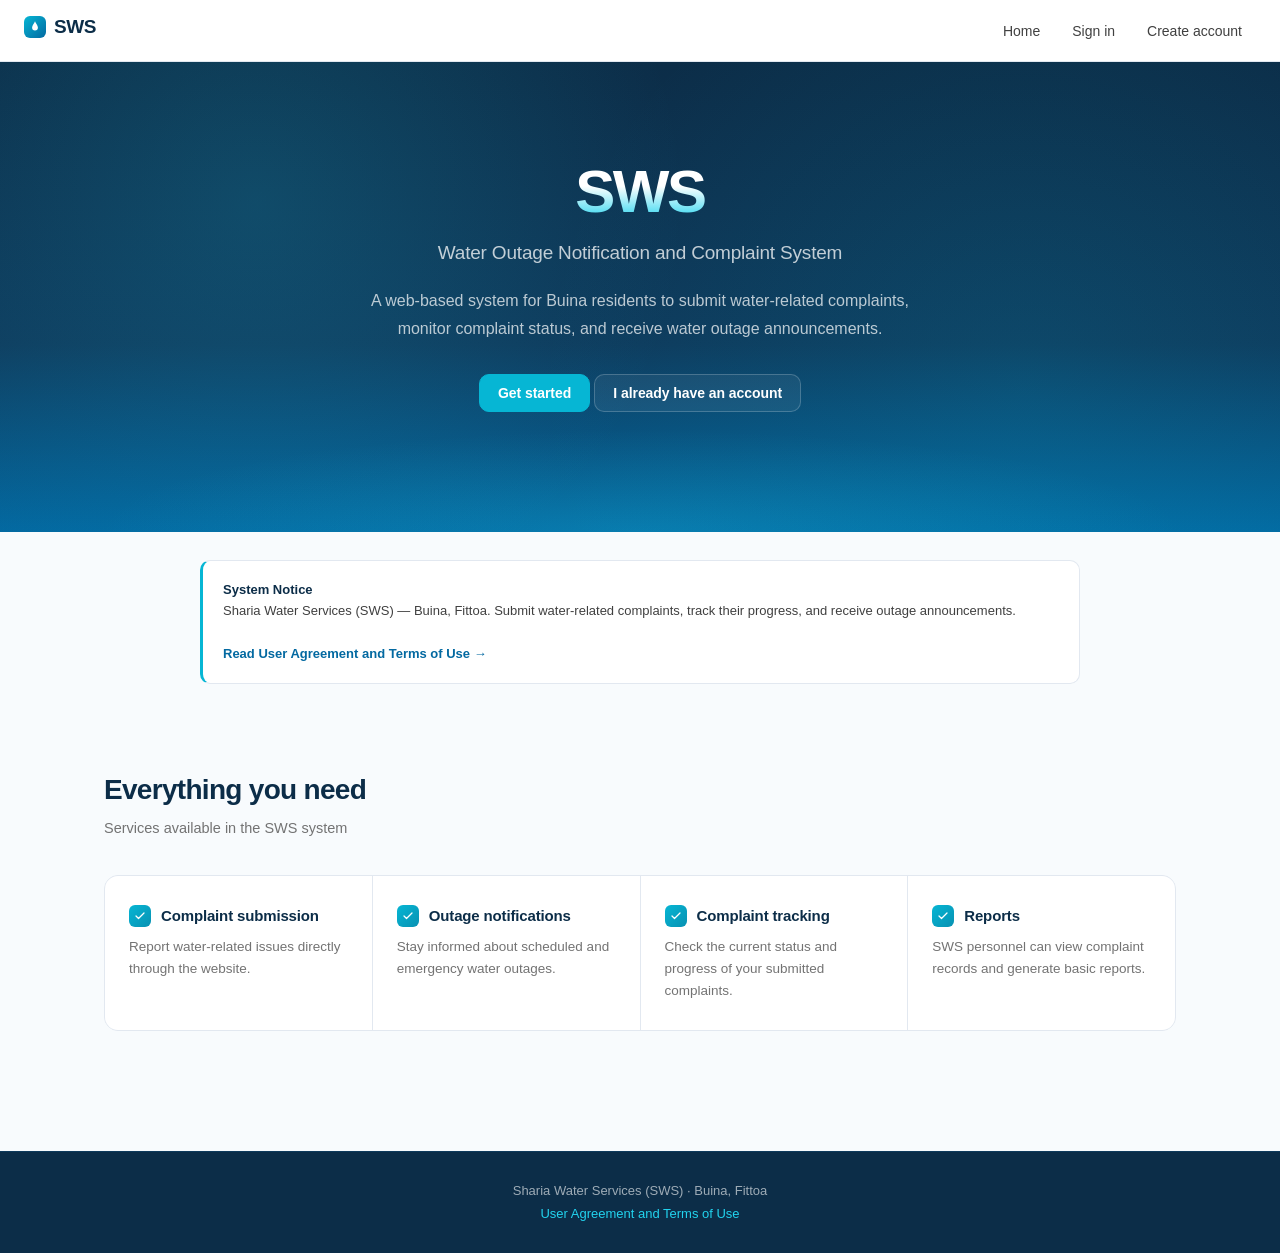
<file: index.html>
<!DOCTYPE html>
<html lang="en">
<head>
    <meta charset="UTF-8">
    <meta name="viewport" content="width=device-width, initial-scale=1.0, maximum-scale=5.0">
    <meta name="description" content="SWS — Water Outage Notification and Complaint System">
    <meta name="theme-color" content="#0c2d48">
    <title>SWS — Water Outage and Complaint System</title>
    <link rel="stylesheet" href="css/styles.css">
</head>
<body>

<header>
    <div class="logo">
        <h1>SWS</h1>
        <p>Water Outage Notification and Complaint System</p>
    </div>
    <nav id="publicNav" aria-label="Public navigation">
        <button onclick="showPage('home')">Home</button>
        <button onclick="window.location.href='login.html'">Sign in</button>
        <button onclick="window.location.href='register.html'">Create account</button>
    </nav>
    <nav id="privateNav" style="display:none;" aria-label="User navigation">
        <span id="welcomeUser" class="welcome-user"></span>
        <button onclick="showPage('dashboard')">Dashboard</button>
        <button onclick="showPage('profile')">Profile</button>
        <button onclick="confirmLogout()">Sign out</button>
    </nav>
</header>

<section id="home" class="page active">
    <div class="hero">
        <div class="hero-content">
            <h2>SWS</h2>
            <h3>Water Outage Notification and Complaint System</h3>
            <p>A web-based system for Buina residents to submit water-related complaints, monitor complaint status, and receive water outage announcements.</p>
            <button class="btn btn-primary" onclick="window.location.href='register.html'">Get started</button>
            <button class="btn btn-ghost" onclick="window.location.href='login.html'">I already have an account</button>
        </div>
    </div>

    <div class="disclaimer">
        <strong>System Notice</strong><br>
        Sharia Water Services (SWS) — Buina, Fittoa. Submit water-related complaints, track their progress, and receive outage announcements.
        <br><br>
        <a href="#" onclick="showPage('agreement');return false;">Read User Agreement and Terms of Use →</a>
    </div>

    <div class="container">
        <div class="title">
            <h2>Everything you need</h2>
            <p>Services available in the SWS system</p>
        </div>
        <div class="feature-grid">
            <div class="feature"><h3>Complaint submission</h3><p>Report water-related issues directly through the website.</p></div>
            <div class="feature"><h3>Outage notifications</h3><p>Stay informed about scheduled and emergency water outages.</p></div>
            <div class="feature"><h3>Complaint tracking</h3><p>Check the current status and progress of your submitted complaints.</p></div>
            <div class="feature"><h3>Reports</h3><p>SWS personnel can view complaint records and generate basic reports.</p></div>
        </div>
    </div>

    <footer>
        Sharia Water Services (SWS) · Buina, Fittoa
        <br>
        <a href="#" onclick="showPage('agreement');return false;">User Agreement and Terms of Use</a>
    </footer>
</section>

<section id="agreement" class="page">
    <div class="container">
        <div class="title">
            <h2>User Agreement and Terms of Use</h2>
            <p>Please read carefully before using the SWS system.</p>
        </div>
        <div class="panel" style="line-height:1.75;font-size:14px;max-width:800px;margin:0 auto;">
            <h3>1. Purpose</h3>
            <p>This system allows residents of Buina, Fittoa to submit water-related complaints and receive outage notifications from Sharia Water Services (SWS).</p>
            <h3 style="margin-top:20px;">2. User responsibilities</h3>
            <ul style="margin-left:20px;">
                <li>Provide accurate and truthful information when registering and submitting complaints.</li>
                <li>Do not submit false, harmful, or abusive content.</li>
                <li>Keep your login credentials secure.</li>
                <li>Use the system only for legitimate water service concerns.</li>
            </ul>
            <h3 style="margin-top:20px;">3. Complaint handling</h3>
            <p>SWS will review and respond to complaints within reasonable timeframes. Status updates will be reflected in your dashboard.</p>
            <h3 style="margin-top:20px;">4. Data privacy</h3>
            <p>Your personal information will be used only for processing complaints and sending outage notifications. We do not share your data with third parties without your consent.</p>
            <h3 style="margin-top:20px;">5. Limitation of liability</h3>
            <p>SWS is not liable for delays or issues caused by circumstances beyond its control.</p>
            <h3 style="margin-top:20px;">6. Acceptance of terms</h3>
            <p>By registering or using this system, you acknowledge that you have read, understood, and agreed to these terms.</p>
            <br>
            <button class="btn btn-blue" onclick="window.location.href='register.html'">Back to Register</button>
            <button class="btn" style="background:var(--mist);color:var(--ink);border:1px solid var(--line);margin-left:10px;" onclick="showPage('home')">Back to Home</button>
        </div>
    </div>
</section>

<script src="js/script.js"></script>
</body>
</html>
</file>
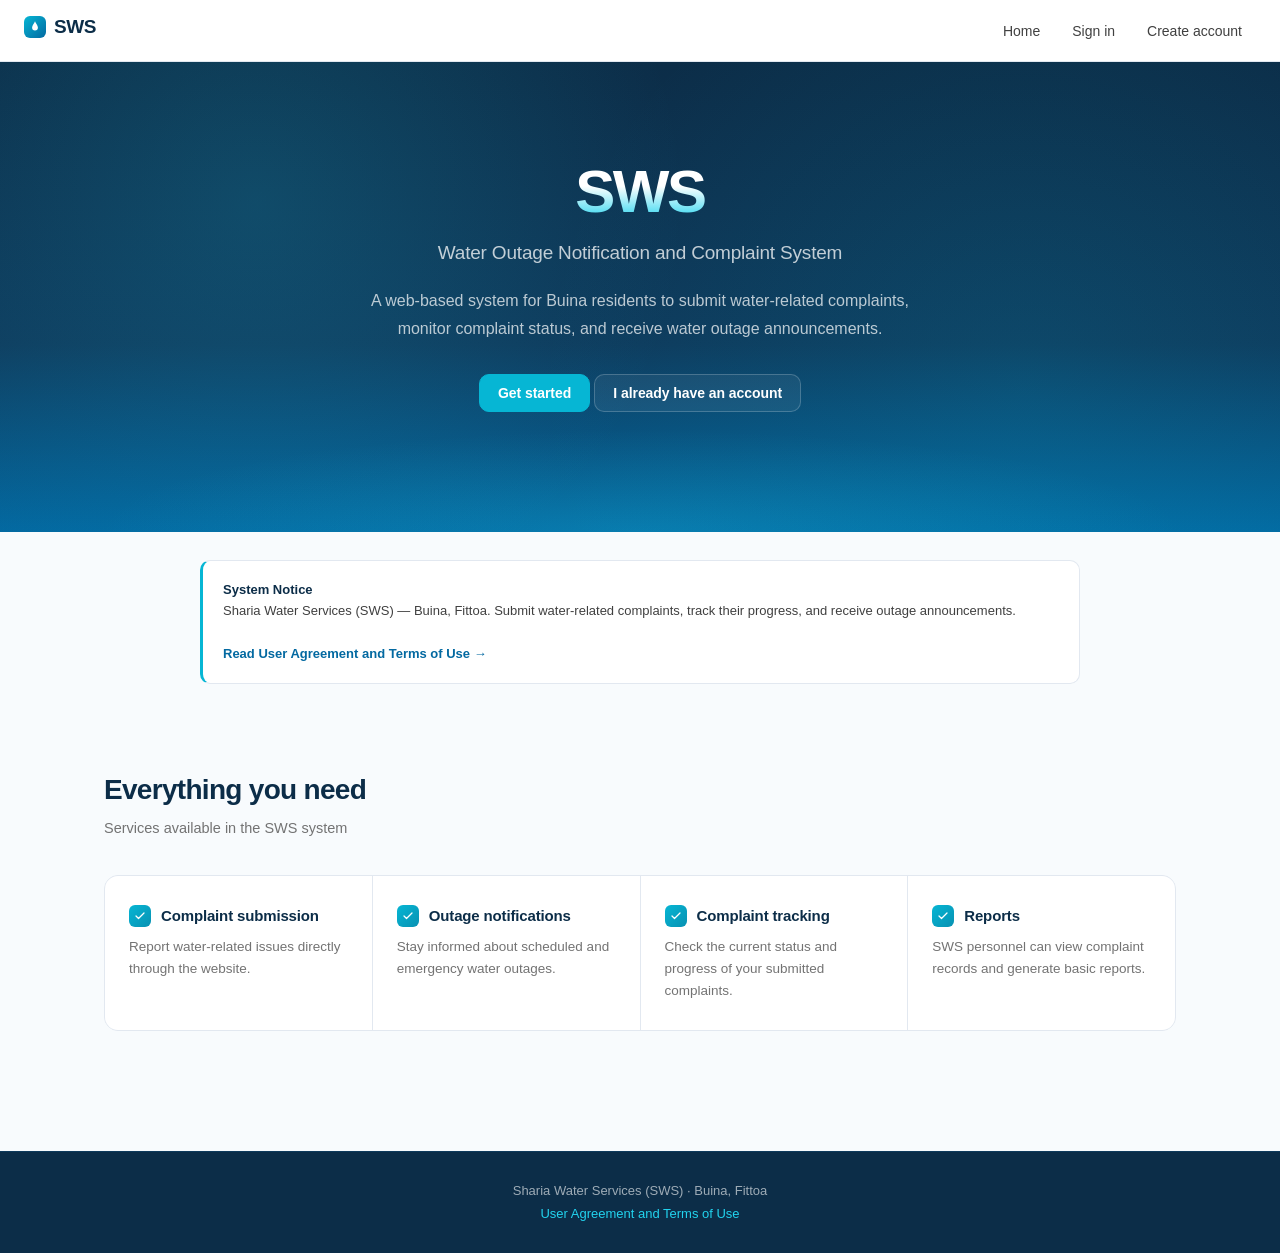
<file: admin.html>
<!DOCTYPE html>
<html lang="en">
<head>
<meta charset="UTF-8">
<meta name="viewport" content="width=device-width, initial-scale=1.0, maximum-scale=5.0">
<meta name="theme-color" content="#034d7c">
<title>SWS — Admin</title>
<link href="https://cdn.jsdelivr.net/npm/bootstrap@5.3.3/dist/css/bootstrap.min.css" rel="stylesheet">
<style>
    body{background:#f4f7fa;font-family:-apple-system,BlinkMacSystemFont,'Segoe UI',Arial,sans-serif}
    .sidebar{background:#034d7c;color:#fff;padding:20px 15px}
    .sidebar button{display:block;width:100%;text-align:left;padding:12px;border:none;background:none;color:#fff;border-radius:4px;margin-bottom:5px;cursor:pointer;font-size:14px}
    .sidebar button:hover{background:#086fae}
    .page{display:none}.page.active{display:block}
    .notification{border-left:4px solid #006bb3;background:#f5faff;padding:15px;margin-bottom:10px;border-radius:4px}
    .status{padding:5px 9px;border-radius:12px;font-size:12px;display:inline-block}
    .pending{background:#fff1c7;color:#8a6800}
    .progress{background:#dceffc;color:#006bb3}
    .resolved{background:#dff2e4;color:#18723a}
    .stat-box strong{font-size:26px;color:#006bb3}
    .profile-header{display:flex;align-items:center;gap:20px;padding:25px;background:linear-gradient(135deg,#034d7c,#086fae);color:#fff;border-radius:8px;margin-bottom:20px;flex-wrap:wrap}
    .profile-avatar{width:80px;height:80px;border-radius:50%;background:#fff;color:#034d7c;display:flex;align-items:center;justify-content:center;font-size:32px;font-weight:bold;flex-shrink:0}
    .profile-info h2{font-size:22px;margin-bottom:4px}
    .profile-info p{font-size:13.5px;opacity:0.9;margin:0}
    .role-badge{display:inline-block;margin-top:8px;padding:4px 12px;background:rgba(255,255,255,0.2);border-radius:12px;font-size:11.5px;text-transform:uppercase;letter-spacing:1px}
    .table-wrap{width:100%;overflow-x:auto;-webkit-overflow-scrolling:touch}
    table{width:100%;border-collapse:collapse;font-size:13.5px;min-width:700px}
    table thead{background:#f1f6fa}
    table th,table td{padding:11px 12px;text-align:left;border-bottom:1px solid #e6eef5;white-space:nowrap}
    table th{color:#034d7c;font-weight:600;font-size:12.5px;text-transform:uppercase}

    @media (max-width: 768px) {
        .sidebar{padding:15px}
        .sidebar h3{width:100%;margin-bottom:10px}
        .sidebar button{width:auto;flex:1 1 auto;min-width:110px;text-align:center;padding:10px;font-size:12.5px;background:rgba(255,255,255,0.08);display:inline-block;margin-right:4px}
        .stat-box strong{font-size:22px}
        .profile-header{padding:18px;gap:15px}
        .profile-avatar{width:65px;height:65px;font-size:26px}
    }
    @media (max-width: 500px) {
        .sidebar button{min-width:100%;text-align:left}
        .profile-header{flex-direction:column;text-align:center}
    }
</style>
</head>
<body>
<div class="d-flex flex-column flex-md-row">
    <aside class="sidebar" style="flex-shrink:0;width:230px;">
        <h3 class="h5 mb-3">SWS Admin</h3>
        <button onclick="nav('dashboard')">Dashboard</button>
        <button onclick="nav('complaints')">Manage Complaints</button>
        <button onclick="nav('announce')">Post Announcement</button>
        <button onclick="nav('announcements')">All Announcements</button>
        <button onclick="nav('profile')">Profile</button>
        <button onclick="logout()">Logout</button>
    </aside>
    <main class="flex-grow-1 p-3 p-md-4">
        <section id="dashboard" class="page active">
            <h2 class="h4 text-primary mb-4">Admin Dashboard</h2>
            <div class="row g-3 mb-4" id="statsRow"></div>
            <div class="card p-3">
                <h5 class="text-primary">Welcome, <span id="adminName"></span></h5>
                <p class="text-muted mb-0">You can manage complaints and post outage announcements.</p>
            </div>
        </section>
        <section id="complaints" class="page">
            <h2 class="h4 text-primary mb-3">Manage Complaints</h2>
            <div class="card p-3">
                <div class="table-wrap">
                    <table class="table table-hover align-middle">
                        <thead class="table-light"><tr><th>Ref</th><th>Resident</th><th>Issue</th><th>Location</th><th>Status</th><th>Action</th></tr></thead>
                        <tbody id="adminComplaints"></tbody>
                    </table>
                </div>
            </div>
        </section>
        <section id="announce" class="page">
            <div class="card shadow-sm" style="max-width:520px">
                <div class="card-body p-3 p-md-4">
                    <h2 class="h4 text-primary mb-4">Post Announcement</h2>
                    <div class="mb-3"><label class="form-label fw-bold">Title</label><input type="text" id="annTitle" class="form-control"></div>
                    <div class="mb-3"><label class="form-label fw-bold">Message</label><textarea id="annMessage" class="form-control" rows="4"></textarea></div>
                    <div class="mb-3"><label class="form-label fw-bold">Type</label>
                        <select id="annType" class="form-select">
                            <option value="General">General</option>
                            <option value="Scheduled">Scheduled</option>
                            <option value="Emergency">Emergency</option>
                        </select></div>
                    <button class="btn btn-primary w-100" onclick="postAnnouncement()">Post &amp; Broadcast SMS</button>
                </div>
            </div>
        </section>
        <section id="announcements" class="page">
            <h2 class="h4 text-primary mb-3">All Announcements</h2>
            <div class="card p-3" id="adminAnnList"></div>
        </section>
        <section id="profile" class="page">
            <h2 class="h4 text-primary mb-4">My Profile</h2>

            <div class="profile-header">
                <div class="profile-avatar" id="profAvatar">?</div>
                <div class="profile-info">
                    <h2 id="profName">—</h2>
                    <p id="profEmail">—</p>
                    <span class="role-badge" id="profRole">—</span>
                </div>
            </div>

            <div class="row g-3">
                <div class="col-md-6">
                    <div class="card p-3">
                        <h5 class="text-primary mb-3">📋 Account Details</h5>
                        <div class="d-flex justify-content-between border-bottom py-2"><strong>Full Name</strong><span id="profileName">—</span></div>
                        <div class="d-flex justify-content-between border-bottom py-2"><strong>Email</strong><span id="profileEmail">—</span></div>
                        <div class="d-flex justify-content-between border-bottom py-2"><strong>Phone</strong><span id="profilePhone">—</span></div>
                        <div class="d-flex justify-content-between border-bottom py-2"><strong>Address</strong><span id="profileAddress">—</span></div>
                        <div class="d-flex justify-content-between py-2"><strong>Member Since</strong><span id="profJoined">—</span></div>
                    </div>
                </div>

                <div class="col-md-6">
                    <div class="card p-3">
                        <h5 class="text-primary mb-3">✏️ Edit Profile</h5>
                        <form onsubmit="saveProfile(event)">
                            <div class="mb-3"><label class="form-label fw-bold">Full Name</label><input type="text" id="profEditName" class="form-control" required></div>
                            <div class="mb-3"><label class="form-label fw-bold">Phone Number</label><input type="tel" id="profEditPhone" class="form-control" inputmode="numeric" maxlength="11" required></div>
                            <div class="mb-3"><label class="form-label fw-bold">Address</label><input type="text" id="profEditAddress" class="form-control" required></div>
                            <button type="submit" class="btn btn-primary w-100">Save Changes</button>
                        </form>
                    </div>
                </div>

                <div class="col-12">
                    <div class="card p-3">
                        <h5 class="text-primary mb-3">🔒 Change Password</h5>
                        <form onsubmit="changePassword(event)">
                            <div class="mb-3"><label class="form-label fw-bold">Current Password</label><input type="password" id="profCurrentPass" class="form-control" autocomplete="current-password" required></div>
                            <div class="mb-3"><label class="form-label fw-bold">New Password</label><input type="password" id="profNewPass" class="form-control" autocomplete="new-password" minlength="6" required></div>
                            <div class="mb-3"><label class="form-label fw-bold">Confirm New Password</label><input type="password" id="profConfirmPass" class="form-control" autocomplete="new-password" minlength="6" required></div>
                            <button type="submit" class="btn btn-primary">Change Password</button>
                        </form>
                    </div>
                </div>
            </div>
        </section>
    </main>
</div>
<script src="assets/app.js"></script>
<script>
    const user = JSON.parse(sessionStorage.getItem('sws_user') || 'null');
    if (!user || (user.role !== 'admin' && user.role !== 'superadmin')) {
        alert('Please login as admin.'); location.href = 'index.html';
    } else {
        document.getElementById('adminName').textContent = user.full_name;
        loadAdminStats(); loadAdminComplaints(); loadAdminAnnouncements();
    }
</script>
</body>
</html>
</file>
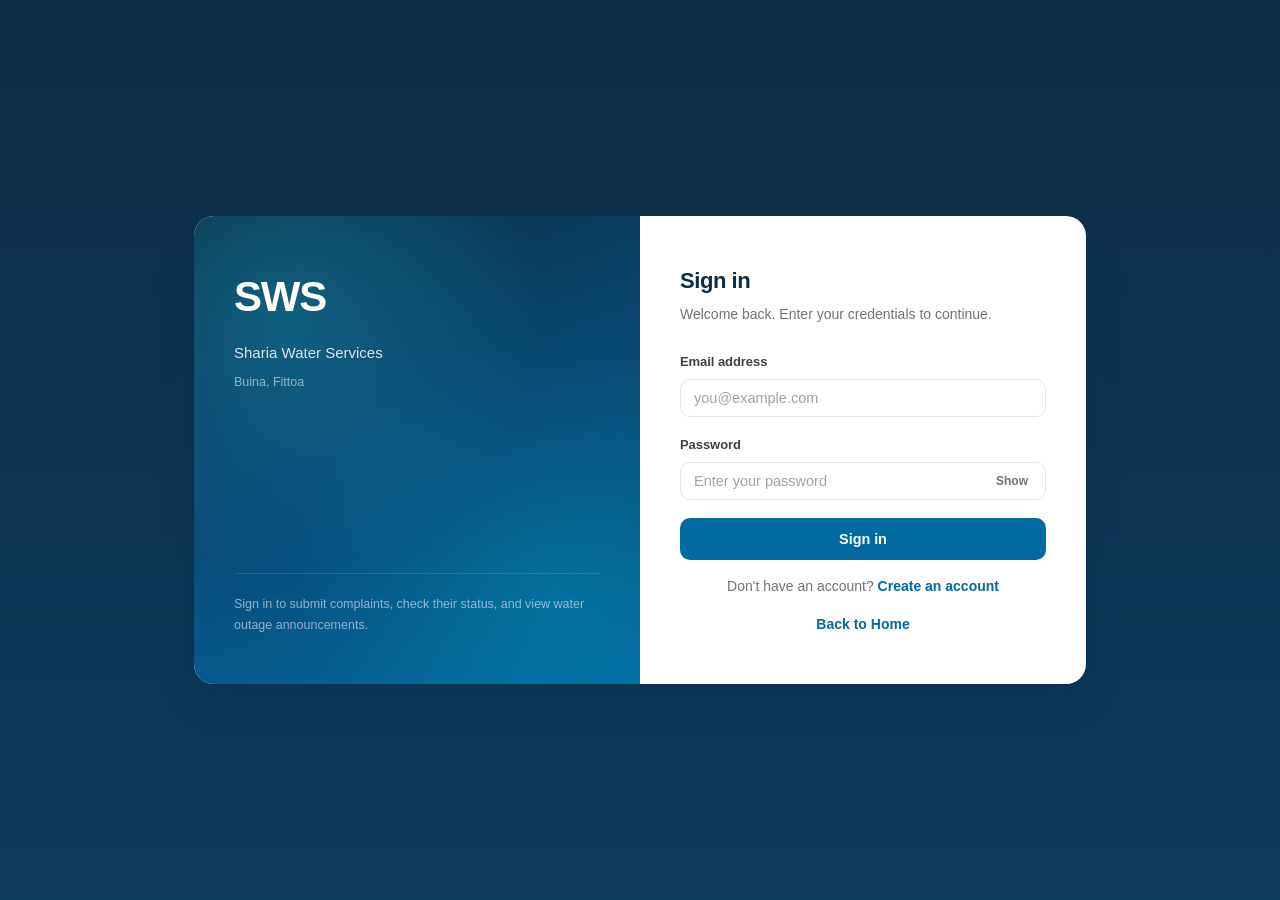
<file: login.html>
<!DOCTYPE html>
<html lang="en">
<head>
    <meta charset="UTF-8">
    <meta name="viewport" content="width=device-width, initial-scale=1.0, maximum-scale=5.0">
    <title>SWS - Sign in</title>
    <link rel="stylesheet" href="css/styles.css">
    <style>
        body {
            background: linear-gradient(180deg, var(--deep) 0%, var(--deep-2) 100%);
            min-height: 100vh;
        }
        .auth-container {
            max-width: 940px;
            margin: 0 auto;
            padding: 40px 24px;
            display: flex;
            align-items: center;
            justify-content: center;
            min-height: 100vh;
        }
        .auth-wrapper {
            width: 100%;
            display: grid;
            grid-template-columns: 1fr 1fr;
            background: #fff;
            border-radius: var(--r-xl);
            overflow: hidden;
            box-shadow: var(--shadow-lg);
        }
        .auth-brand {
            background: linear-gradient(160deg, var(--deep) 0%, var(--ocean) 100%);
            color: #fff;
            padding: 48px 40px;
            display: flex;
            flex-direction: column;
            justify-content: space-between;
            position: relative;
            overflow: hidden;
        }
        .auth-brand::before {
            content: "";
            position: absolute;
            inset: 0;
            background-image:
                radial-gradient(circle at 20% 20%, rgba(34,211,238,0.25) 0%, transparent 50%),
                radial-gradient(circle at 80% 80%, rgba(6,182,212,0.2) 0%, transparent 50%);
            pointer-events: none;
        }
        .auth-brand > * { position: relative; z-index: 1; }
        .auth-brand h1 { font-size: 42px; font-weight: 800; letter-spacing: -0.03em; margin-bottom: 12px; }
        .auth-brand p  { font-size: 15px; color: rgba(255,255,255,0.85); margin-bottom: 4px; }
        .auth-brand span { font-size: 12.5px; color: rgba(255,255,255,0.55); }
        .brand-footer {
            font-size: 12.5px;
            color: rgba(255,255,255,0.55);
            border-top: 1px solid rgba(255,255,255,0.12);
            padding-top: 20px;
            margin-top: 40px;
            line-height: 1.65;
        }
        .form-panel { padding: 48px 40px; }
        .form-panel h2 { font-size: 22px; font-weight: 700; color: var(--deep); margin-bottom: 6px; letter-spacing: -0.02em; }
        .form-panel .subtitle { font-size: 14px; color: var(--ink-4); margin-bottom: 26px; line-height: 1.55; }
        .message { display: none; padding: 12px 14px; margin-bottom: 16px; border-radius: var(--r-sm); font-size: 13px; line-height: 1.5; font-weight: 500; }
        .message.error   { display: block; background: var(--danger-soft); color: var(--danger); border: 1px solid #fecaca; }
        .message.success { display: block; background: var(--success-soft); color: var(--success); border: 1px solid #a7f3d0; }
        .show-password {
            position: absolute;
            right: 6px;
            top: 50%;
            transform: translateY(-50%);
            height: 32px;
            padding: 0 12px;
            display: flex;
            align-items: center;
            justify-content: center;
            background: transparent;
            border: none;
            color: var(--ink-4);
            cursor: pointer;
            border-radius: 6px;
            font-size: 12px;
            font-weight: 600;
        }
        .show-password:hover { background: var(--sky); color: var(--ocean); }
        .switch-link, .back-link { text-align: center; font-size: 14px; color: var(--ink-4); margin-top: 16px; }
        .switch-link a, .back-link a { color: var(--ocean); font-weight: 600; text-decoration: none; }
        .switch-link a:hover, .back-link a:hover { text-decoration: underline; }
        @media (max-width: 860px) {
            .auth-wrapper { grid-template-columns: 1fr; max-width: 480px; }
            .auth-brand { padding: 32px 28px; }
            .auth-brand h1 { font-size: 32px; }
            .brand-footer { display: none; }
            .form-panel { padding: 32px 26px; }
        }
    </style>
</head>
<body>

<div class="auth-container">
    <div class="auth-wrapper">
        <div class="auth-brand">
            <div>
                <h1>SWS</h1>
                <p>Sharia Water Services</p>
                <span>Buina, Fittoa</span>
            </div>
            <div class="brand-footer">
                Sign in to submit complaints, check their status, and view water outage announcements.
            </div>
        </div>

        <div class="form-panel">
            <h2>Sign in</h2>
            <p class="subtitle">Welcome back. Enter your credentials to continue.</p>

            <div id="loginMessage" class="message" role="alert"></div>

            <form id="loginForm">
                <div class="form-group">
                    <label for="loginEmail">Email address</label>
                    <input type="email" id="loginEmail" placeholder="you@example.com" autocomplete="email" required>
                </div>

                <div class="form-group">
                    <label for="loginPassword">Password</label>
                    <div class="password-wrap">
                        <input type="password" id="loginPassword" placeholder="Enter your password" autocomplete="current-password" required>
                        <button type="button" class="show-password" onclick="togglePassword()">Show</button>
                    </div>
                </div>

                <button type="submit" class="btn btn-blue btn-block" id="loginButton">Sign in</button>
            </form>

            <p class="switch-link">
                Don't have an account?
                <a href="register.html">Create an account</a>
            </p>

            <p class="back-link"><a href="index.html">Back to Home</a></p>
        </div>
    </div>
</div>

<script>
const API = "api/";

function showMessage(message, type) {
    const box = document.getElementById("loginMessage");
    box.textContent = message;
    box.className = "message " + type;
}

function togglePassword() {
    const password = document.getElementById("loginPassword");
    const button = document.querySelector(".show-password");
    if (password.type === "password") {
        password.type = "text";
        button.textContent = "Hide";
    } else {
        password.type = "password";
        button.textContent = "Show";
    }
}

document.getElementById("loginForm").addEventListener("submit", async function(event) {
    event.preventDefault();

    const email = document.getElementById("loginEmail").value.trim();
    const password = document.getElementById("loginPassword").value;
    const button = document.getElementById("loginButton");

    if (!email || !password) {
        showMessage("Please enter your email and password.", "error");
        return;
    }

    button.disabled = true;
    button.textContent = "Signing in...";

    try {
        const response = await fetch(API + "login.php", {
            method: "POST",
            headers: { "Content-Type": "application/json" },
            body: JSON.stringify({ email: email, password: password })
        });

        const data = await response.json();

        if (!response.ok || data.success === false || !data.user) {
            showMessage(data.message || "Invalid email or password.", "error");
            return;
        }

        sessionStorage.setItem("sws_user", JSON.stringify(data.user));
        showMessage("Signing in…", "success");

        const role = String(data.user.role || "resident").toLowerCase();

        setTimeout(() => {
            if (role === "superadmin") window.location.href = "superadmin.html";
            else if (role === "admin") window.location.href = "admin.html";
            else window.location.href = "resident.html";
        }, 400);
    } catch (error) {
        showMessage("Unable to connect to the server. Please try again.", "error");
    } finally {
        button.disabled = false;
        button.textContent = "Sign in";
    }
});
</script>

</body>
</html>
</file>
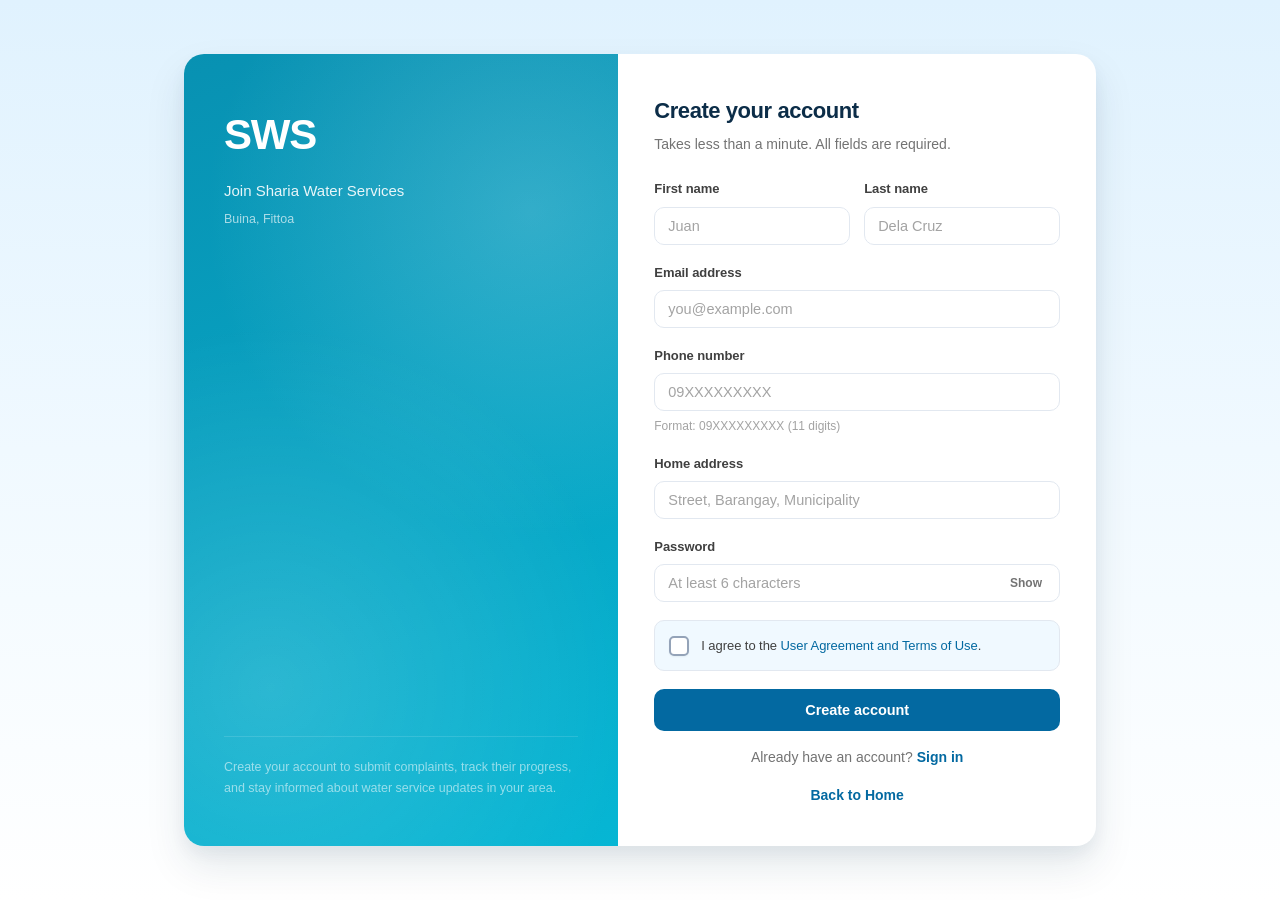
<file: register.html>
<!DOCTYPE html>
<html lang="en">
<head>
    <meta charset="UTF-8">
    <meta name="viewport" content="width=device-width, initial-scale=1.0, maximum-scale=5.0">
    <title>SWS - Create Account</title>
    <link rel="stylesheet" href="css/styles.css">
    <style>
        body {
            background: linear-gradient(180deg, var(--sky) 0%, var(--foam) 50%, #ffffff 100%);
            min-height: 100vh;
        }
        .auth-container {
            max-width: 960px;
            margin: 0 auto;
            padding: 40px 24px;
            display: flex;
            align-items: center;
            justify-content: center;
            min-height: 100vh;
        }
        .auth-wrapper {
            width: 100%;
            display: grid;
            grid-template-columns: 1fr 1.1fr;
            background: #fff;
            border-radius: var(--r-xl);
            overflow: hidden;
            box-shadow: var(--shadow-lg);
        }
        .auth-brand {
            background: linear-gradient(160deg, var(--aqua) 0%, var(--cyan) 100%);
            color: #fff;
            padding: 48px 40px;
            display: flex;
            flex-direction: column;
            justify-content: space-between;
            position: relative;
            overflow: hidden;
        }
        .auth-brand::before {
            content: "";
            position: absolute;
            inset: 0;
            background-image:
                radial-gradient(circle at 20% 80%, rgba(255,255,255,0.15) 0%, transparent 50%),
                radial-gradient(circle at 80% 20%, rgba(224,242,254,0.2) 0%, transparent 45%);
            pointer-events: none;
        }
        .auth-brand > * { position: relative; z-index: 1; }
        .auth-brand h1 { font-size: 42px; font-weight: 800; letter-spacing: -0.03em; margin-bottom: 12px; }
        .auth-brand p  { font-size: 15px; color: rgba(255,255,255,0.9); margin-bottom: 4px; }
        .auth-brand span { font-size: 12.5px; color: rgba(255,255,255,0.65); }
        .brand-footer {
            font-size: 12.5px;
            color: rgba(255,255,255,0.7);
            border-top: 1px solid rgba(255,255,255,0.2);
            padding-top: 20px;
            margin-top: 40px;
            line-height: 1.65;
        }
        .form-panel { padding: 40px 36px; max-height: 92vh; overflow-y: auto; }
        .form-panel h2 { font-size: 22px; font-weight: 700; color: var(--deep); margin-bottom: 6px; letter-spacing: -0.02em; }
        .form-panel .subtitle { font-size: 14px; color: var(--ink-4); margin-bottom: 24px; line-height: 1.55; }
        .form-row { display: grid; grid-template-columns: 1fr 1fr; gap: 14px; }
        .message { display: none; padding: 12px 14px; margin-bottom: 16px; border-radius: var(--r-sm); font-size: 13px; line-height: 1.5; font-weight: 500; }
        .message.error   { display: block; background: var(--danger-soft); color: var(--danger); border: 1px solid #fecaca; }
        .message.success { display: block; background: var(--success-soft); color: var(--success); border: 1px solid #a7f3d0; }
        .show-password {
            position: absolute;
            right: 6px;
            top: 50%;
            transform: translateY(-50%);
            height: 32px;
            padding: 0 12px;
            display: flex;
            align-items: center;
            justify-content: center;
            background: transparent;
            border: none;
            color: var(--ink-4);
            cursor: pointer;
            border-radius: 6px;
            font-size: 12px;
            font-weight: 600;
        }
        .show-password:hover { background: var(--sky); color: var(--ocean); }
        .switch-link, .back-link { text-align: center; font-size: 14px; color: var(--ink-4); margin-top: 16px; }
        .switch-link a, .back-link a { color: var(--ocean); font-weight: 600; text-decoration: none; }
        .switch-link a:hover, .back-link a:hover { text-decoration: underline; }
        @media (max-width: 860px) {
            .auth-wrapper { grid-template-columns: 1fr; max-width: 480px; }
            .auth-brand { padding: 32px 28px; }
            .auth-brand h1 { font-size: 32px; }
            .brand-footer { display: none; }
            .form-panel { padding: 32px 26px; max-height: none; }
            .form-row { grid-template-columns: 1fr; gap: 0; }
        }
    </style>
</head>
<body>

<div class="auth-container">
    <div class="auth-wrapper">
        <div class="auth-brand">
            <div>
                <h1>SWS</h1>
                <p>Join Sharia Water Services</p>
                <span>Buina, Fittoa</span>
            </div>
            <div class="brand-footer">
                Create your account to submit complaints, track their progress, and stay informed about water service updates in your area.
            </div>
        </div>

        <div class="form-panel">
            <h2>Create your account</h2>
            <p class="subtitle">Takes less than a minute. All fields are required.</p>

            <div id="registerMessage" class="message" role="alert"></div>

            <form id="registerForm">
                <div class="form-row">
                    <div class="form-group">
                        <label for="firstName">First name</label>
                        <input type="text" id="firstName" placeholder="Juan" autocomplete="given-name" required>
                    </div>
                    <div class="form-group">
                        <label for="lastName">Last name</label>
                        <input type="text" id="lastName" placeholder="Dela Cruz" autocomplete="family-name" required>
                    </div>
                </div>

                <div class="form-group">
                    <label for="email">Email address</label>
                    <input type="email" id="email" placeholder="you@example.com" autocomplete="email" required>
                </div>

                <div class="form-group">
                    <label for="phone">Phone number</label>
                    <input type="tel" id="phone" placeholder="09XXXXXXXXX" autocomplete="tel" inputmode="numeric" maxlength="11" required>
                    <small class="field-hint">Format: 09XXXXXXXXX (11 digits)</small>
                </div>

                <div class="form-group">
                    <label for="address">Home address</label>
                    <input type="text" id="address" placeholder="Street, Barangay, Municipality" autocomplete="street-address" required>
                </div>

                <div class="form-group">
                    <label for="password">Password</label>
                    <div class="password-wrap">
                        <input type="password" id="password" placeholder="At least 6 characters" autocomplete="new-password" minlength="6" required>
                        <button type="button" class="show-password" onclick="togglePassword()">Show</button>
                    </div>
                </div>

                <div class="form-group">
                    <div class="checkbox-group">
                        <input type="checkbox" id="agreeTerms" required>
                        <label for="agreeTerms">I agree to the <a href="index.html" onclick="sessionStorage.setItem('openAgreement','1');">User Agreement and Terms of Use</a>.</label>
                    </div>
                </div>

                <button type="submit" class="btn btn-blue btn-block" id="registerButton">Create account</button>
            </form>

            <p class="switch-link">
                Already have an account?
                <a href="login.html">Sign in</a>
            </p>

            <p class="back-link"><a href="index.html">Back to Home</a></p>
        </div>
    </div>
</div>

<script>
const API = "api/";

function showMessage(message, type) {
    const box = document.getElementById("registerMessage");
    box.textContent = message;
    box.className = "message " + type;
}

function togglePassword() {
    const password = document.getElementById("password");
    const button = document.querySelector(".show-password");
    if (password.type === "password") {
        password.type = "text";
        button.textContent = "Hide";
    } else {
        password.type = "password";
        button.textContent = "Show";
    }
}

document.getElementById("registerForm").addEventListener("submit", async function(event) {
    event.preventDefault();

    const firstName = document.getElementById("firstName").value.trim();
    const lastName  = document.getElementById("lastName").value.trim();
    const email     = document.getElementById("email").value.trim();
    const phone     = document.getElementById("phone").value.trim();
    const address   = document.getElementById("address").value.trim();
    const password  = document.getElementById("password").value;
    const agreeTerms = document.getElementById("agreeTerms").checked;
    const button    = document.getElementById("registerButton");

    if (!firstName || !lastName || !email || !phone || !address || !password) {
        showMessage("Please complete all fields.", "error"); return;
    }
    if (!/^09\d{9}$/.test(phone)) {
        showMessage("Enter a valid 11-digit PH mobile number beginning with 09.", "error"); return;
    }
    if (password.length < 6) {
        showMessage("Your password must contain at least 6 characters.", "error"); return;
    }
    if (!agreeTerms) {
        showMessage("Please agree to the User Agreement and Terms of Use.", "error"); return;
    }

    button.disabled = true;
    button.textContent = "Creating account...";

    try {
        const response = await fetch(API + "register.php", {
            method: "POST",
            headers: { "Content-Type": "application/json" },
            body: JSON.stringify({
                full_name: firstName + " " + lastName,
                email: email,
                phone: phone,
                address: address,
                password: password
            })
        });

        const data = await response.json();

        if (!response.ok || data.success === false) {
            showMessage(data.message || "Registration failed. Please check your details.", "error");
            return;
        }

        showMessage(data.message || "Account created. Redirecting to sign in...", "success");
        document.getElementById("registerForm").reset();

        setTimeout(() => { window.location.href = "login.html"; }, 1200);
    } catch (error) {
        showMessage("Unable to connect to the server. Please try again.", "error");
    } finally {
        button.disabled = false;
        button.textContent = "Create account";
    }
});
</script>

</body>
</html>
</file>
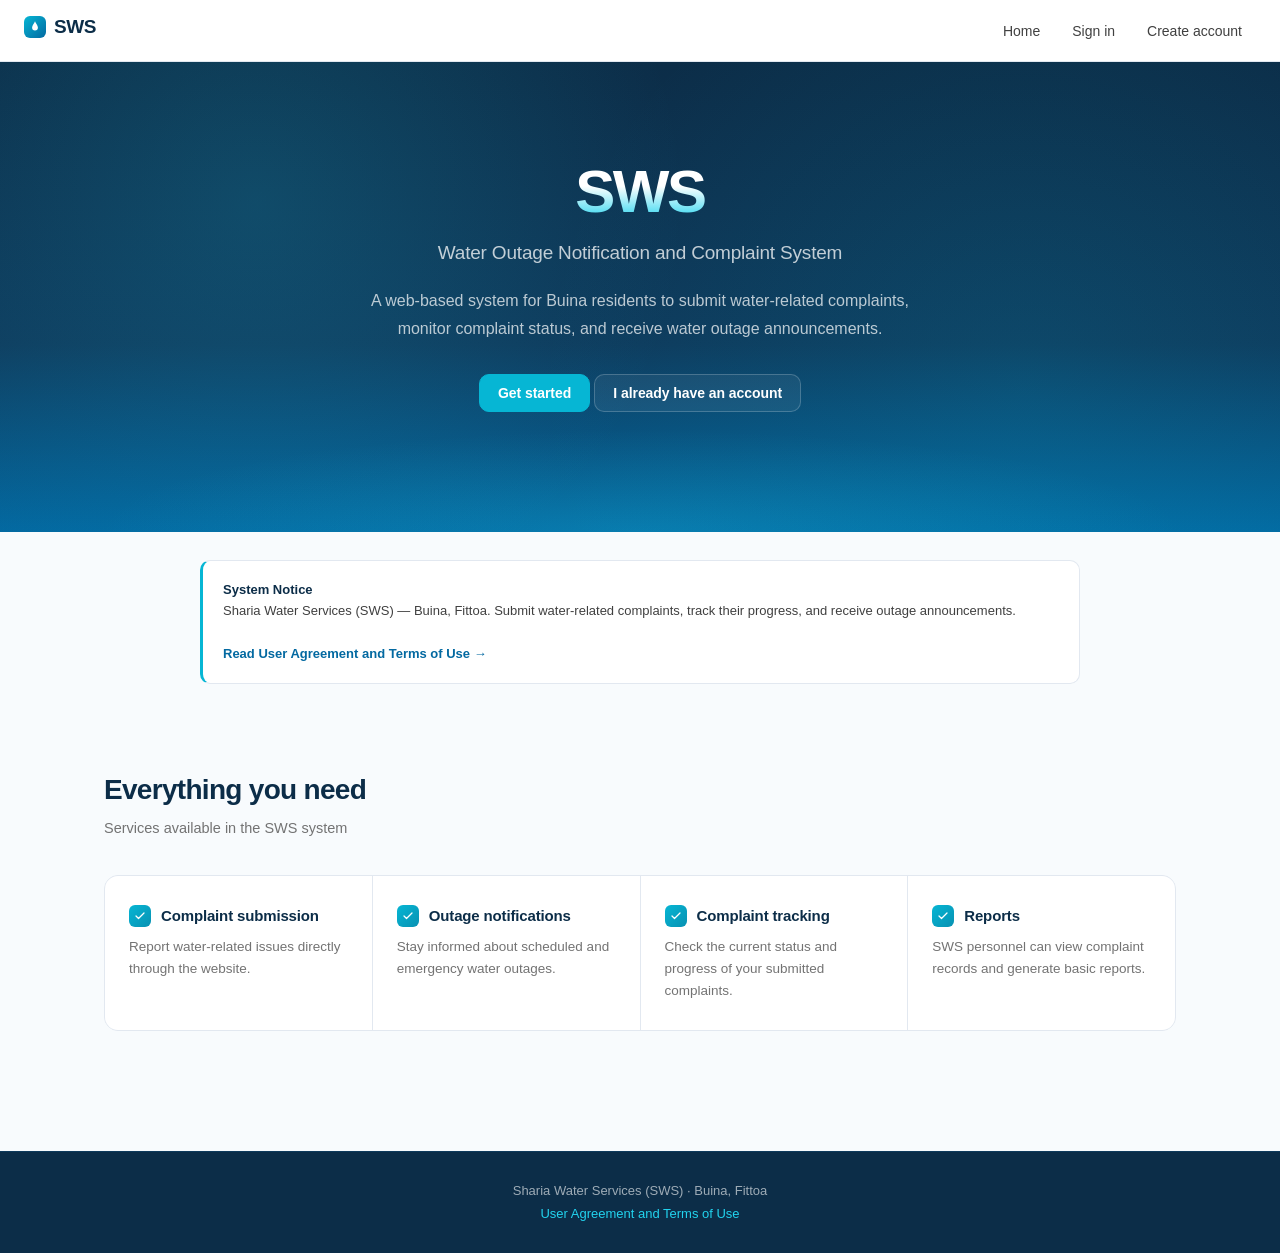
<file: resident.html>
<!DOCTYPE html>
<html lang="en">
<head>
<meta charset="UTF-8">
<meta name="viewport" content="width=device-width, initial-scale=1.0, maximum-scale=5.0">
<meta name="theme-color" content="#034d7c">
<title>SWS — Resident</title>
<link href="https://cdn.jsdelivr.net/npm/bootstrap@5.3.3/dist/css/bootstrap.min.css" rel="stylesheet">
<style>
    body{background:#f4f7fa;font-family:-apple-system,BlinkMacSystemFont,'Segoe UI',Arial,sans-serif}
    .sidebar{background:#034d7c;color:#fff;padding:20px 15px}
    .sidebar button{display:block;width:100%;text-align:left;padding:12px;border:none;background:none;color:#fff;border-radius:4px;margin-bottom:5px;cursor:pointer;font-size:14px}
    .sidebar button:hover,.sidebar button:focus{background:#086fae}
    .page{display:none}.page.active{display:block}
    .notification{border-left:4px solid #006bb3;background:#f5faff;padding:15px;margin-bottom:10px;border-radius:4px}
    .status{padding:5px 9px;border-radius:12px;font-size:12px;display:inline-block}
    .pending{background:#fff1c7;color:#8a6800}
    .progress{background:#dceffc;color:#006bb3}
    .resolved{background:#dff2e4;color:#18723a}
    .stat-box strong{font-size:28px;color:#006bb3}
    .profile-header{display:flex;align-items:center;gap:20px;padding:25px;background:linear-gradient(135deg,#034d7c,#086fae);color:#fff;border-radius:8px;margin-bottom:20px;flex-wrap:wrap}
    .profile-avatar{width:80px;height:80px;border-radius:50%;background:#fff;color:#034d7c;display:flex;align-items:center;justify-content:center;font-size:32px;font-weight:bold;flex-shrink:0}
    .profile-info h2{font-size:22px;margin-bottom:4px}
    .profile-info p{font-size:13.5px;opacity:0.9;margin:0}
    .role-badge{display:inline-block;margin-top:8px;padding:4px 12px;background:rgba(255,255,255,0.2);border-radius:12px;font-size:11.5px;text-transform:uppercase;letter-spacing:1px}
    .table-wrap{width:100%;overflow-x:auto;-webkit-overflow-scrolling:touch}
    table{width:100%;border-collapse:collapse;font-size:13.5px;min-width:600px}
    table thead{background:#f1f6fa}
    table th,table td{padding:11px 12px;text-align:left;border-bottom:1px solid #e6eef5;white-space:nowrap}
    table th{color:#034d7c;font-weight:600;font-size:12.5px;text-transform:uppercase}
    .form-group input,.form-group select,.form-group textarea{width:100%;padding:10px 12px;border:1px solid #cfd8e0;border-radius:4px;font-size:15px}
    .form-group label{display:block;font-size:13px;font-weight:600;color:#444;margin-bottom:6px}

    @media (max-width: 768px) {
        .sidebar{padding:15px}
        .sidebar h3{width:100%;margin-bottom:10px}
        .sidebar button{width:auto;flex:1 1 auto;min-width:110px;text-align:center;padding:10px;font-size:12.5px;background:rgba(255,255,255,0.08);display:inline-block;margin-right:4px}
        .stat-box strong{font-size:24px}
        .profile-header{padding:18px;gap:15px}
        .profile-avatar{width:65px;height:65px;font-size:26px}
        .profile-info h2{font-size:18px}
    }
    @media (max-width: 500px) {
        .sidebar button{min-width:100%;text-align:left}
        .profile-header{flex-direction:column;text-align:center}
        .form-group input,.form-group select,.form-group textarea{font-size:16px}
    }
</style>
</head>
<body>
<div class="d-flex flex-column flex-md-row">
    <aside class="sidebar" style="flex-shrink:0;width:230px;">
        <h3 class="h5 mb-3">SWS Resident</h3>
        <button onclick="nav('dashboard')">Dashboard</button>
        <button onclick="nav('complaint')">Submit Complaint</button>
        <button onclick="nav('complaints')">My Complaints</button>
        <button onclick="nav('notifications')">Notifications</button>
        <button onclick="nav('profile')">Profile</button>
        <button onclick="logout()">Logout</button>
    </aside>
    <main class="flex-grow-1 p-3 p-md-4">
        <section id="dashboard" class="page active">
            <h2 class="h4 text-primary mb-4">Resident Dashboard</h2>
            <div class="row g-3 mb-4">
                <div class="col-6 col-md-4"><div class="card p-3 stat-box"><h6 class="text-muted">Total Complaints</h6><strong id="statTotal">0</strong></div></div>
                <div class="col-6 col-md-4"><div class="card p-3 stat-box"><h6 class="text-muted">In Progress</h6><strong id="statProgress">0</strong></div></div>
                <div class="col-6 col-md-4"><div class="card p-3 stat-box"><h6 class="text-muted">Resolved</h6><strong id="statResolved">0</strong></div></div>
            </div>
            <div class="card p-3 mb-4">
                <h5 class="text-primary mb-3">Recent Announcements</h5>
                <div id="dashboardNotifs"></div>
            </div>
        </section>
        <section id="complaint" class="page">
            <div class="card shadow-sm" style="max-width:520px">
                <div class="card-body p-3 p-md-4">
                    <h2 class="h4 text-primary mb-4">Submit Complaint</h2>
                    <div class="form-group mb-3">
                        <label>Type of Issue</label>
                        <select id="issue" class="form-select">
                            <option value="">Select issue</option>
                            <option>Water Outage</option>
                            <option>Low Water Pressure</option>
                            <option>Water Leakage</option>
                            <option>Water Quality</option>
                            <option>Other</option>
                        </select>
                    </div>
                    <div class="form-group mb-3"><label>Location</label><input type="text" id="location" class="form-control"></div>
                    <div class="form-group mb-3"><label>Description</label><textarea id="description" class="form-control" rows="4"></textarea></div>
                    <button class="btn btn-primary w-100" onclick="submitComplaint()">Submit</button>
                </div>
            </div>
        </section>
        <section id="complaints" class="page">
            <h2 class="h4 text-primary mb-3">My Complaints</h2>
            <div class="card p-3">
                <div class="table-wrap">
                    <table class="table table-hover align-middle">
                        <thead class="table-light"><tr><th>Ref No</th><th>Issue</th><th>Location</th><th>Date</th><th>Status</th></tr></thead>
                        <tbody id="complaintsTable"></tbody>
                    </table>
                </div>
            </div>
        </section>
        <section id="notifications" class="page">
            <h2 class="h4 text-primary mb-3">Water Outage Notifications</h2>
            <div class="card p-3" id="announcementsList"></div>
        </section>
        <section id="profile" class="page">
            <h2 class="h4 text-primary mb-4">My Profile</h2>

            <div class="profile-header">
                <div class="profile-avatar" id="profAvatar">?</div>
                <div class="profile-info">
                    <h2 id="profName">—</h2>
                    <p id="profEmail">—</p>
                    <span class="role-badge" id="profRole">—</span>
                </div>
            </div>

            <div class="row g-3">
                <div class="col-md-6">
                    <div class="card p-3">
                        <h5 class="text-primary mb-3">📋 Account Details</h5>
                        <div class="profile">
                            <div class="d-flex justify-content-between border-bottom py-2"><strong>Full Name</strong><span id="profileName">—</span></div>
                            <div class="d-flex justify-content-between border-bottom py-2"><strong>Email</strong><span id="profileEmail">—</span></div>
                            <div class="d-flex justify-content-between border-bottom py-2"><strong>Phone</strong><span id="profilePhone">—</span></div>
                            <div class="d-flex justify-content-between border-bottom py-2"><strong>Address</strong><span id="profileAddress">—</span></div>
                            <div class="d-flex justify-content-between py-2"><strong>Member Since</strong><span id="profJoined">—</span></div>
                        </div>
                    </div>
                </div>

                <div class="col-md-6">
                    <div class="card p-3">
                        <h5 class="text-primary mb-3">✏️ Edit Profile</h5>
                        <form onsubmit="saveProfile(event)">
                            <div class="form-group mb-3">
                                <label>Full Name</label>
                                <input type="text" id="profEditName" class="form-control" required>
                            </div>
                            <div class="form-group mb-3">
                                <label>Phone Number</label>
                                <input type="tel" id="profEditPhone" class="form-control" inputmode="numeric" maxlength="11" required>
                            </div>
                            <div class="form-group mb-3">
                                <label>Address</label>
                                <input type="text" id="profEditAddress" class="form-control" required>
                            </div>
                            <button type="submit" class="btn btn-primary w-100">Save Changes</button>
                        </form>
                    </div>
                </div>

                <div class="col-12">
                    <div class="card p-3">
                        <h5 class="text-primary mb-3">🔒 Change Password</h5>
                        <form onsubmit="changePassword(event)">
                            <div class="form-group mb-3">
                                <label>Current Password</label>
                                <input type="password" id="profCurrentPass" class="form-control" autocomplete="current-password" required>
                            </div>
                            <div class="form-group mb-3">
                                <label>New Password</label>
                                <input type="password" id="profNewPass" class="form-control" autocomplete="new-password" minlength="6" required>
                            </div>
                            <div class="form-group mb-3">
                                <label>Confirm New Password</label>
                                <input type="password" id="profConfirmPass" class="form-control" autocomplete="new-password" minlength="6" required>
                            </div>
                            <button type="submit" class="btn btn-primary">Change Password</button>
                        </form>
                    </div>
                </div>
            </div>
        </section>
    </main>
</div>
<script src="assets/app.js"></script>
<script>
    const user = JSON.parse(sessionStorage.getItem('sws_user') || 'null');
    if (!user || user.role !== 'resident') {
        alert('Please login as resident.'); location.href = 'index.html';
    } else {
        loadStats(); loadDashboardNotifs();
    }
</script>
</body>
</html>
</file>
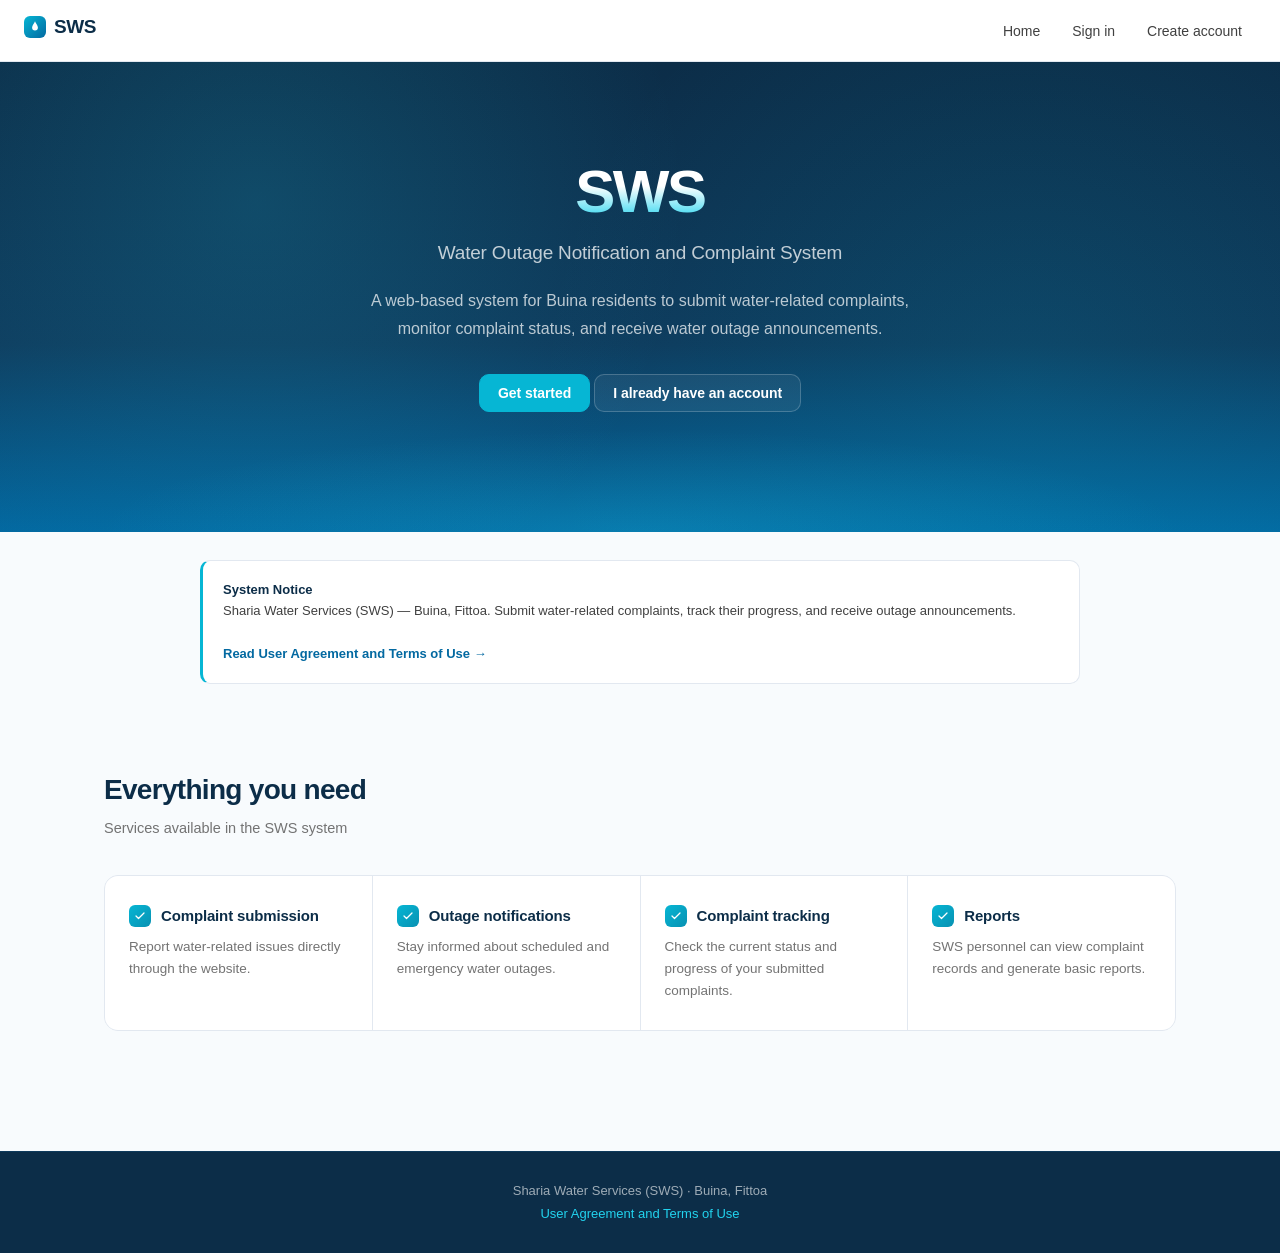
<file: superadmin.html>
<!DOCTYPE html>
<html lang="en">
<head>
<meta charset="UTF-8">
<meta name="viewport" content="width=device-width, initial-scale=1.0, maximum-scale=5.0">
<meta name="theme-color" content="#1a2b45">
<title>SWS — Super Admin</title>
<link href="https://cdn.jsdelivr.net/npm/bootstrap@5.3.3/dist/css/bootstrap.min.css" rel="stylesheet">
<style>
    body{background:#f4f7fa;font-family:-apple-system,BlinkMacSystemFont,'Segoe UI',Arial,sans-serif}
    .sidebar{background:#1a2b45;color:#fff;padding:20px 15px}
    .sidebar button{display:block;width:100%;text-align:left;padding:12px;border:none;background:none;color:#fff;border-radius:4px;margin-bottom:5px;cursor:pointer;font-size:14px}
    .sidebar button:hover{background:#2e4a75}
    .page{display:none}.page.active{display:block}
    .stat-box strong{font-size:26px;color:#006bb3}
    .badge-role{font-size:11px;padding:4px 8px;border-radius:10px;display:inline-block}
    .role-superadmin{background:#c8a2ff;color:#3b1d69}
    .role-admin{background:#a8d8ff;color:#004a80}
    .role-resident{background:#d7f0d7;color:#1c5c1c}
    .profile-header{display:flex;align-items:center;gap:20px;padding:25px;background:linear-gradient(135deg,#1a2b45,#2e4a75);color:#fff;border-radius:8px;margin-bottom:20px;flex-wrap:wrap}
    .profile-avatar{width:80px;height:80px;border-radius:50%;background:#fff;color:#1a2b45;display:flex;align-items:center;justify-content:center;font-size:32px;font-weight:bold;flex-shrink:0}
    .profile-info h2{font-size:22px;margin-bottom:4px}
    .profile-info p{font-size:13.5px;opacity:0.9;margin:0}
    .role-badge{display:inline-block;margin-top:8px;padding:4px 12px;background:rgba(255,255,255,0.2);border-radius:12px;font-size:11.5px;text-transform:uppercase;letter-spacing:1px}
    .table-wrap{width:100%;overflow-x:auto;-webkit-overflow-scrolling:touch}
    table{width:100%;border-collapse:collapse;font-size:13.5px;min-width:700px}
    table thead{background:#f1f6fa}
    table th,table td{padding:11px 12px;text-align:left;border-bottom:1px solid #e6eef5;white-space:nowrap}
    table th{color:#1a2b45;font-weight:600;font-size:12.5px;text-transform:uppercase}

    @media (max-width: 768px) {
        .sidebar{padding:15px}
        .sidebar h3{width:100%;margin-bottom:10px}
        .sidebar button{width:auto;flex:1 1 auto;min-width:110px;text-align:center;padding:10px;font-size:12.5px;background:rgba(255,255,255,0.08);display:inline-block;margin-right:4px}
        .stat-box strong{font-size:22px}
        .profile-header{padding:18px;gap:15px}
        .profile-avatar{width:65px;height:65px;font-size:26px}
    }
    @media (max-width: 500px) {
        .sidebar button{min-width:100%;text-align:left}
        .profile-header{flex-direction:column;text-align:center}
    }
</style>
</head>
<body>
<div class="d-flex flex-column flex-md-row">
    <aside class="sidebar" style="flex-shrink:0;width:230px;">
        <h3 class="h5 mb-3">🔒 Super Admin</h3>
        <button onclick="nav('dashboard')">Dashboard</button>
        <button onclick="nav('users')">Manage Users</button>
        <button onclick="nav('createuser')">Create User</button>
        <button onclick="nav('complaints')">All Complaints</button>
        <button onclick="nav('announce')">Post Announcement</button>
        <button onclick="nav('profile')">Profile</button>
        <button onclick="logout()">Logout</button>
    </aside>
    <main class="flex-grow-1 p-3 p-md-4">
        <section id="dashboard" class="page active">
            <h2 class="h4 text-primary mb-4">Super Admin Dashboard</h2>
            <div class="row g-3 mb-4" id="statsRow"></div>
            <div class="card p-3">
                <h5 class="text-primary">Welcome, <span id="saName"></span></h5>
                <p class="text-muted mb-0">Full system control: users, complaints, announcements.</p>
            </div>
        </section>
        <section id="users" class="page">
            <h2 class="h4 text-primary mb-3">Manage Users</h2>
            <div class="card p-3">
                <div class="table-wrap">
                    <table class="table table-hover align-middle">
                        <thead class="table-light"><tr><th>Name</th><th>Email</th><th>Role</th><th>Status</th><th>Actions</th></tr></thead>
                        <tbody id="usersTable"></tbody>
                    </table>
                </div>
            </div>
        </section>
        <section id="createuser" class="page">
            <div class="card shadow-sm" style="max-width:520px">
                <div class="card-body p-3 p-md-4">
                    <h2 class="h4 text-primary mb-4">Create New User</h2>
                    <div class="mb-3"><label class="form-label fw-bold">Full Name</label><input type="text" id="cuName" class="form-control"></div>
                    <div class="mb-3"><label class="form-label fw-bold">Email</label><input type="email" id="cuEmail" class="form-control"></div>
                    <div class="mb-3"><label class="form-label fw-bold">Phone</label><input type="tel" id="cuPhone" class="form-control" inputmode="numeric" maxlength="11"></div>
                    <div class="mb-3"><label class="form-label fw-bold">Address</label><input type="text" id="cuAddress" class="form-control"></div>
                    <div class="mb-3"><label class="form-label fw-bold">Password</label><input type="password" id="cuPassword" class="form-control"></div>
                    <div class="mb-3"><label class="form-label fw-bold">Role</label>
                        <select id="cuRole" class="form-select">
                            <option value="resident">Resident</option>
                            <option value="admin">Admin</option>
                            <option value="superadmin">Super Admin</option>
                        </select></div>
                    <button class="btn btn-primary w-100" onclick="createUser()">Create User</button>
                </div>
            </div>
        </section>
        <section id="complaints" class="page">
            <h2 class="h4 text-primary mb-3">All Complaints</h2>
            <div class="card p-3">
                <div class="table-wrap">
                    <table class="table table-hover align-middle">
                        <thead class="table-light"><tr><th>Ref</th><th>Resident</th><th>Issue</th><th>Status</th><th>Action</th></tr></thead>
                        <tbody id="saComplaints"></tbody>
                    </table>
                </div>
            </div>
        </section>
        <section id="announce" class="page">
            <div class="card shadow-sm" style="max-width:520px">
                <div class="card-body p-3 p-md-4">
                    <h2 class="h4 text-primary mb-4">Post Announcement</h2>
                    <div class="mb-3"><label class="form-label fw-bold">Title</label><input type="text" id="saAnnTitle" class="form-control"></div>
                    <div class="mb-3"><label class="form-label fw-bold">Message</label><textarea id="saAnnMessage" class="form-control" rows="4"></textarea></div>
                    <div class="mb-3"><label class="form-label fw-bold">Type</label>
                        <select id="saAnnType" class="form-select">
                            <option value="General">General</option>
                            <option value="Scheduled">Scheduled</option>
                            <option value="Emergency">Emergency</option>
                        </select></div>
                    <button class="btn btn-primary w-100" onclick="postSuperAnnouncement()">Post &amp; Broadcast</button>
                </div>
            </div>
        </section>
        <section id="profile" class="page">
            <h2 class="h4 text-primary mb-4">My Profile</h2>

            <div class="profile-header">
                <div class="profile-avatar" id="profAvatar">?</div>
                <div class="profile-info">
                    <h2 id="profName">—</h2>
                    <p id="profEmail">—</p>
                    <span class="role-badge" id="profRole">—</span>
                </div>
            </div>

            <div class="row g-3">
                <div class="col-md-6">
                    <div class="card p-3">
                        <h5 class="text-primary mb-3">📋 Account Details</h5>
                        <div class="d-flex justify-content-between border-bottom py-2"><strong>Full Name</strong><span id="profileName">—</span></div>
                        <div class="d-flex justify-content-between border-bottom py-2"><strong>Email</strong><span id="profileEmail">—</span></div>
                        <div class="d-flex justify-content-between border-bottom py-2"><strong>Phone</strong><span id="profilePhone">—</span></div>
                        <div class="d-flex justify-content-between border-bottom py-2"><strong>Address</strong><span id="profileAddress">—</span></div>
                        <div class="d-flex justify-content-between py-2"><strong>Member Since</strong><span id="profJoined">—</span></div>
                    </div>
                </div>

                <div class="col-md-6">
                    <div class="card p-3">
                        <h5 class="text-primary mb-3">✏️ Edit Profile</h5>
                        <form onsubmit="saveProfile(event)">
                            <div class="mb-3"><label class="form-label fw-bold">Full Name</label><input type="text" id="profEditName" class="form-control" required></div>
                            <div class="mb-3"><label class="form-label fw-bold">Phone Number</label><input type="tel" id="profEditPhone" class="form-control" inputmode="numeric" maxlength="11" required></div>
                            <div class="mb-3"><label class="form-label fw-bold">Address</label><input type="text" id="profEditAddress" class="form-control" required></div>
                            <button type="submit" class="btn btn-primary w-100">Save Changes</button>
                        </form>
                    </div>
                </div>

                <div class="col-12">
                    <div class="card p-3">
                        <h5 class="text-primary mb-3">🔒 Change Password</h5>
                        <form onsubmit="changePassword(event)">
                            <div class="mb-3"><label class="form-label fw-bold">Current Password</label><input type="password" id="profCurrentPass" class="form-control" autocomplete="current-password" required></div>
                            <div class="mb-3"><label class="form-label fw-bold">New Password</label><input type="password" id="profNewPass" class="form-control" autocomplete="new-password" minlength="6" required></div>
                            <div class="mb-3"><label class="form-label fw-bold">Confirm New Password</label><input type="password" id="profConfirmPass" class="form-control" autocomplete="new-password" minlength="6" required></div>
                            <button type="submit" class="btn btn-primary">Change Password</button>
                        </form>
                    </div>
                </div>
            </div>
        </section>
    </main>
</div>
<script src="assets/app.js"></script>
<script>
    const user = JSON.parse(sessionStorage.getItem('sws_user') || 'null');
    if (!user || user.role !== 'superadmin') {
        alert('Super admin access only.'); location.href = 'index.html';
    } else {
        document.getElementById('saName').textContent = user.full_name;
        loadAdminStats(); loadUsers(); loadAllComplaintsSA();
    }
</script>
</body>
</html>
</file>
<file: css/styles.css>
/* ============================================================
   SWS — Water-Themed Design System
   Ocean · Aqua · Fresh · Responsive
   Includes: Home · Auth pages · Dashboard overrides · Toasts · Custom checkbox
   ============================================================ */

:root {
    /* Water palette */
    --deep: #0c2d48;
    --deep-2: #0e3a5c;
    --ocean: #0369a1;
    --ocean-2: #0284c7;
    --aqua: #0891b2;
    --cyan: #06b6d4;
    --cyan-2: #22d3ee;
    --sky: #e0f2fe;
    --sky-2: #bae6fd;
    --foam: #f0f9ff;
    --mist: #f8fafc;

    /* Neutrals */
    --ink: #0a0a0a;
    --ink-2: #171717;
    --ink-3: #404040;
    --ink-4: #737373;
    --ink-5: #a3a3a3;
    --line: #e2e8f0;
    --line-2: #eef2f7;
    --surface: #ffffff;
    --bg: #f8fbfd;

    /* Status */
    --success: #059669;
    --success-soft: #ecfdf5;
    --warning: #d97706;
    --warning-soft: #fffbeb;
    --danger: #dc2626;
    --danger-soft: #fef2f2;

    /* Shape */
    --r-sm: 6px;
    --r: 10px;
    --r-lg: 14px;
    --r-xl: 20px;
    --r-pill: 999px;

    /* Motion */
    --ease: cubic-bezier(0.4, 0, 0.2, 1);
    --dur: 200ms;

    /* Shadows */
    --shadow-xs: 0 1px 2px rgba(12, 45, 72, 0.04);
    --shadow-sm: 0 1px 3px rgba(12, 45, 72, 0.06), 0 1px 2px rgba(12, 45, 72, 0.04);
    --shadow-md: 0 4px 16px rgba(12, 45, 72, 0.07), 0 2px 4px rgba(12, 45, 72, 0.04);
    --shadow-lg: 0 20px 40px rgba(12, 45, 72, 0.1), 0 8px 16px rgba(12, 45, 72, 0.05);
    --glow: 0 0 0 3px rgba(6, 182, 212, 0.15);
}

*, *::before, *::after { box-sizing: border-box; }
* { margin: 0; padding: 0; -webkit-tap-highlight-color: transparent; }

html {
    -webkit-text-size-adjust: 100%;
    scroll-behavior: smooth;
    font-feature-settings: "cv11", "ss01";
}

body {
    font-family: "Inter", -apple-system, BlinkMacSystemFont, "Segoe UI",
                 Roboto, "Helvetica Neue", Arial, sans-serif;
    font-size: 15px;
    line-height: 1.55;
    color: var(--ink-2);
    background: var(--bg);
    min-height: 100vh;
    overflow-x: hidden;
    -webkit-font-smoothing: antialiased;
    -moz-osx-font-smoothing: grayscale;
}

::selection { background: var(--cyan); color: #fff; }
table, .stat-value, .num { font-variant-numeric: tabular-nums; }

/* ============================================================
   HEADER
   ============================================================ */
header {
    background: #fff;
    border-bottom: 1px solid var(--line);
    padding: 0 24px;
    height: 62px;
    display: flex;
    align-items: center;
    justify-content: space-between;
    gap: 16px;
    position: sticky;
    top: 0;
    z-index: 100;
}

header .logo h1 {
    font-size: 19px;
    font-weight: 800;
    letter-spacing: -0.02em;
    color: var(--deep);
    line-height: 1.1;
    display: inline-flex;
    align-items: center;
    gap: 8px;
}

header .logo h1::before {
    content: "";
    width: 22px;
    height: 22px;
    background: linear-gradient(135deg, var(--cyan), var(--ocean));
    border-radius: 6px;
    display: inline-block;
    background-image: url("data:image/svg+xml;utf8,<svg xmlns='http://www.w3.org/2000/svg' viewBox='0 0 24 24' fill='white'><path d='M12 2c-1 3-5 7-5 11a5 5 0 0 0 10 0c0-4-4-8-5-11z'/></svg>"), linear-gradient(135deg, #06b6d4, #0369a1);
    background-size: 14px, 100%;
    background-position: center;
    background-repeat: no-repeat;
}

header .logo p { display: none; }

header nav {
    display: flex;
    align-items: center;
    gap: 4px;
}

header nav button {
    background: transparent;
    border: none;
    color: var(--ink-3);
    padding: 8px 14px;
    border-radius: var(--r);
    font-family: inherit;
    font-size: 14px;
    font-weight: 500;
    cursor: pointer;
    transition: background var(--dur) var(--ease), color var(--dur) var(--ease);
    white-space: nowrap;
}

header nav button:hover {
    background: var(--sky);
    color: var(--ocean);
}

.welcome-user {
    font-size: 13.5px;
    color: var(--ink-4);
    margin-right: 8px;
    font-weight: 500;
}

/* ============================================================
   PAGES
   ============================================================ */
.page { display: none; }
.page.active {
    display: block;
    animation: fadeIn var(--dur) var(--ease);
}

@keyframes fadeIn {
    from { opacity: 0; transform: translateY(4px); }
    to   { opacity: 1; transform: translateY(0); }
}

/* ============================================================
   HERO
   ============================================================ */
.hero {
    background: linear-gradient(180deg, var(--deep) 0%, var(--deep-2) 60%, var(--ocean) 100%);
    color: #fff;
    padding: 100px 24px 120px;
    text-align: center;
    position: relative;
    overflow: hidden;
}

.hero::before {
    content: "";
    position: absolute;
    bottom: 0;
    left: 0;
    right: 0;
    height: 120px;
    background-image:
        radial-gradient(ellipse at 50% 100%, rgba(34, 211, 238, 0.18) 0%, transparent 60%);
    pointer-events: none;
}

.hero::after {
    content: "";
    position: absolute;
    inset: 0;
    background-image:
        radial-gradient(circle at 20% 30%, rgba(34, 211, 238, 0.15) 0%, transparent 40%),
        radial-gradient(circle at 80% 70%, rgba(6, 182, 212, 0.12) 0%, transparent 45%);
    pointer-events: none;
}

.hero-content {
    max-width: 720px;
    margin: 0 auto;
    position: relative;
    z-index: 1;
}

.hero h2 {
    font-size: 60px;
    font-weight: 800;
    letter-spacing: -0.04em;
    line-height: 1;
    margin-bottom: 16px;
    background: linear-gradient(180deg, #ffffff 40%, var(--cyan-2) 100%);
    -webkit-background-clip: text;
    -webkit-text-fill-color: transparent;
    background-clip: text;
}

.hero h3 {
    font-size: 19px;
    font-weight: 400;
    color: rgba(255,255,255,0.75);
    margin-bottom: 20px;
    letter-spacing: -0.01em;
}

.hero p {
    font-size: 16px;
    line-height: 1.7;
    color: rgba(255,255,255,0.72);
    margin-bottom: 32px;
    max-width: 580px;
    margin-left: auto;
    margin-right: auto;
}

/* ============================================================
   BUTTONS
   ============================================================ */
.btn {
    display: inline-flex;
    align-items: center;
    justify-content: center;
    gap: 6px;
    padding: 10px 18px;
    border: 1px solid transparent;
    border-radius: var(--r);
    font-family: inherit;
    font-size: 14px;
    font-weight: 600;
    letter-spacing: -0.005em;
    cursor: pointer;
    transition: all var(--dur) var(--ease);
    text-decoration: none;
    white-space: nowrap;
    -webkit-appearance: none;
    appearance: none;
    user-select: none;
}

.btn:focus-visible { outline: none; box-shadow: var(--glow); }
.btn:active { transform: translateY(0.5px); }
.btn:disabled { opacity: 0.6; cursor: not-allowed; transform: none; }

.btn-primary {
    background: var(--cyan);
    color: #fff;
    border-color: var(--cyan);
}
.btn-primary:hover:not(:disabled) {
    background: var(--aqua);
    border-color: var(--aqua);
}

.btn-blue {
    background: var(--ocean);
    color: #fff;
}
.btn-blue:hover:not(:disabled) { background: var(--deep-2); }

.btn-ghost {
    background: rgba(255,255,255,0.06);
    color: #fff;
    border-color: rgba(255,255,255,0.2);
}
.btn-ghost:hover:not(:disabled) {
    background: rgba(255,255,255,0.14);
    border-color: rgba(255,255,255,0.35);
}

.btn-block { display: flex; width: 100%; padding: 12px 18px; font-size: 14.5px; }

/* ============================================================
   DISCLAIMER
   ============================================================ */
.disclaimer {
    max-width: 880px;
    margin: 28px auto;
    padding: 18px 20px;
    background: #fff;
    border: 1px solid var(--line);
    border-left: 3px solid var(--cyan);
    border-radius: var(--r);
    font-size: 13px;
    color: var(--ink-3);
    line-height: 1.65;
}
.disclaimer strong { color: var(--deep); font-weight: 600; }
.disclaimer a { color: var(--ocean); text-decoration: none; font-weight: 600; }
.disclaimer a:hover { text-decoration: underline; }

/* ============================================================
   CONTAINER / TITLES
   ============================================================ */
.container { max-width: 1120px; margin: 0 auto; padding: 56px 24px; }

.title { margin-bottom: 36px; }
.title h2 {
    font-size: 28px;
    font-weight: 700;
    letter-spacing: -0.025em;
    color: var(--deep);
    margin-bottom: 6px;
}
.title p { color: var(--ink-4); font-size: 14.5px; }

/* ============================================================
   FEATURE CARDS
   ============================================================ */
.feature-grid {
    display: grid;
    grid-template-columns: repeat(auto-fit, minmax(240px, 1fr));
    gap: 1px;
    background: var(--line);
    border: 1px solid var(--line);
    border-radius: var(--r-lg);
    overflow: hidden;
}

.feature {
    background: #fff;
    padding: 28px 24px;
    transition: background var(--dur) var(--ease);
}

.feature:hover { background: var(--foam); }

.feature h3 {
    font-size: 15px;
    font-weight: 700;
    color: var(--deep);
    margin-bottom: 8px;
    letter-spacing: -0.01em;
    display: flex;
    align-items: center;
    gap: 10px;
}

.feature h3::before {
    content: "";
    width: 22px;
    height: 22px;
    border-radius: 6px;
    flex-shrink: 0;
    background: linear-gradient(135deg, var(--cyan), var(--aqua));
    background-image: url("data:image/svg+xml;utf8,<svg xmlns='http://www.w3.org/2000/svg' viewBox='0 0 24 24' fill='none' stroke='white' stroke-width='2.5' stroke-linecap='round' stroke-linejoin='round'><polyline points='20 6 9 17 4 12'/></svg>"), linear-gradient(135deg, #06b6d4, #0891b2);
    background-size: 12px, 100%;
    background-position: center;
    background-repeat: no-repeat;
}

.feature p {
    font-size: 13.5px;
    color: var(--ink-4);
    line-height: 1.65;
}

/* ============================================================
   FOOTER
   ============================================================ */
footer {
    background: var(--deep);
    border-top: 1px solid var(--deep-2);
    padding: 28px 24px;
    text-align: center;
    font-size: 13px;
    color: rgba(255,255,255,0.6);
    line-height: 1.7;
    margin-top: 64px;
}
footer a { color: var(--cyan-2); text-decoration: none; }
footer a:hover { text-decoration: underline; }

/* ============================================================
   AUTH PAGES — Shared base
   ============================================================ */
.auth-page {
    min-height: calc(100vh - 62px);
    padding: 40px 24px;
    display: flex;
    align-items: center;
    justify-content: center;
}

.auth-wrapper {
    width: 100%;
    max-width: 940px;
    display: grid;
    grid-template-columns: 1fr 1fr;
    background: #fff;
    border-radius: var(--r-xl);
    overflow: hidden;
    box-shadow: var(--shadow-lg);
    position: relative;
    z-index: 1;
}

/* Login theme */
#login.auth-page {
    background: linear-gradient(180deg, var(--deep) 0%, var(--deep-2) 100%);
    position: relative;
    overflow: hidden;
}

#login.auth-page::before {
    content: "";
    position: absolute;
    inset: 0;
    background-image:
        radial-gradient(circle at 15% 25%, rgba(34, 211, 238, 0.18) 0%, transparent 40%),
        radial-gradient(circle at 85% 75%, rgba(6, 182, 212, 0.15) 0%, transparent 45%);
    pointer-events: none;
}

#login .auth-brand {
    background: linear-gradient(160deg, var(--deep) 0%, var(--ocean) 100%);
    color: #fff;
    padding: 48px 40px;
    display: flex;
    flex-direction: column;
    justify-content: space-between;
    position: relative;
    overflow: hidden;
}

#login .auth-brand::before {
    content: "";
    position: absolute;
    inset: 0;
    background-image:
        radial-gradient(circle at 20% 20%, rgba(34, 211, 238, 0.25) 0%, transparent 50%),
        radial-gradient(circle at 80% 80%, rgba(6, 182, 212, 0.2) 0%, transparent 50%);
    pointer-events: none;
}

#login .auth-brand::after {
    content: "";
    position: absolute;
    bottom: -80px;
    right: -80px;
    width: 240px;
    height: 240px;
    border-radius: 50%;
    background: radial-gradient(circle, rgba(34, 211, 238, 0.3), transparent 70%);
    pointer-events: none;
}

#login .auth-brand > * { position: relative; z-index: 1; }

/* Register theme */
#register.auth-page {
    background: linear-gradient(180deg, var(--sky) 0%, var(--foam) 50%, #ffffff 100%);
    position: relative;
    overflow: hidden;
}

#register.auth-page::before {
    content: "";
    position: absolute;
    inset: 0;
    background-image:
        radial-gradient(circle at 10% 15%, rgba(186, 230, 253, 0.6) 0%, transparent 40%),
        radial-gradient(circle at 90% 85%, rgba(224, 242, 254, 0.7) 0%, transparent 45%);
    pointer-events: none;
}

#register .auth-brand {
    background: linear-gradient(160deg, var(--aqua) 0%, var(--cyan) 100%);
    color: #fff;
    padding: 48px 40px;
    display: flex;
    flex-direction: column;
    justify-content: space-between;
    position: relative;
    overflow: hidden;
}

#register .auth-brand::before {
    content: "";
    position: absolute;
    inset: 0;
    background-image:
        radial-gradient(circle at 20% 80%, rgba(255, 255, 255, 0.15) 0%, transparent 50%),
        radial-gradient(circle at 80% 20%, rgba(224, 242, 254, 0.2) 0%, transparent 45%);
    pointer-events: none;
}

#register .auth-brand::after {
    content: "";
    position: absolute;
    top: -60px;
    left: -60px;
    width: 200px;
    height: 200px;
    border-radius: 50%;
    background: radial-gradient(circle, rgba(255, 255, 255, 0.15), transparent 70%);
    pointer-events: none;
}

#register .auth-brand > * { position: relative; z-index: 1; }

/* Shared brand text */
.auth-brand h1 {
    font-size: 42px;
    font-weight: 800;
    letter-spacing: -0.03em;
    margin-bottom: 12px;
}
.auth-brand p {
    font-size: 15px;
    color: rgba(255,255,255,0.85);
    margin-bottom: 4px;
}
.auth-brand span {
    font-size: 12.5px;
    color: rgba(255,255,255,0.55);
}
.auth-brand .brand-footer {
    font-size: 12.5px;
    color: rgba(255,255,255,0.55);
    border-top: 1px solid rgba(255,255,255,0.12);
    padding-top: 20px;
    margin-top: 40px;
    line-height: 1.65;
}
.auth-brand .wave-icon {
    display: inline-block;
    width: 44px;
    height: 44px;
    margin-bottom: 20px;
    opacity: 0.9;
}

/* Register: two-column compact fields */
#register .form-box {
    padding: 40px 36px;
    max-height: 92vh;
    overflow-y: auto;
}
#register .form-box h2 {
    font-size: 22px;
    font-weight: 700;
    letter-spacing: -0.02em;
    color: var(--deep);
    margin-bottom: 6px;
}

.form-row {
    display: grid;
    grid-template-columns: 1fr 1fr;
    gap: 14px;
}

/* ============================================================
   FORM ELEMENTS
   ============================================================ */
.form-box { padding: 44px 40px; }

.form-box h2 {
    font-size: 22px;
    font-weight: 700;
    letter-spacing: -0.02em;
    color: var(--deep);
    margin-bottom: 6px;
}

.form-subtitle {
    font-size: 14px;
    color: var(--ink-4);
    margin-bottom: 26px;
    line-height: 1.55;
}

.form-group { margin-bottom: 18px; position: relative; }

.form-group label {
    display: block;
    font-size: 13px;
    font-weight: 600;
    color: var(--ink-3);
    margin-bottom: 7px;
    letter-spacing: -0.005em;
}

.form-group input:not([type="checkbox"]):not([type="radio"]),
.form-group select,
.form-group textarea {
    width: 100%;
    padding: 10px 13px;
    font-family: inherit;
    font-size: 14.5px;
    color: var(--ink);
    background: #fff;
    border: 1px solid var(--line);
    border-radius: var(--r);
    transition: border-color var(--dur) var(--ease), box-shadow var(--dur) var(--ease);
    -webkit-appearance: none;
    appearance: none;
}

.form-group input::placeholder,
.form-group textarea::placeholder { color: var(--ink-5); }

.form-group input:not([type="checkbox"]):hover:not(:focus),
.form-group select:hover:not(:focus),
.form-group textarea:hover:not(:focus) { border-color: var(--sky-2); }

.form-group input:not([type="checkbox"]):focus,
.form-group select:focus,
.form-group textarea:focus {
    outline: none;
    border-color: var(--cyan);
    box-shadow: var(--glow);
}

.form-group select {
    background-image: url("data:image/svg+xml;utf8,<svg xmlns='http://www.w3.org/2000/svg' viewBox='0 0 24 24' fill='none' stroke='%23737373' stroke-width='2' stroke-linecap='round' stroke-linejoin='round'><polyline points='6 9 12 15 18 9'/></svg>");
    background-repeat: no-repeat;
    background-position: right 12px center;
    background-size: 16px;
    padding-right: 40px;
    cursor: pointer;
}

.form-group textarea { resize: vertical; min-height: 100px; line-height: 1.6; }

/* Password toggle */
.password-wrap { position: relative; }
.password-wrap input { padding-right: 44px; }
.toggle-pwd {
    position: absolute;
    right: 6px;
    top: 50%;
    transform: translateY(-50%);
    width: 32px;
    height: 32px;
    display: flex;
    align-items: center;
    justify-content: center;
    background: transparent;
    border: none;
    color: var(--ink-4);
    cursor: pointer;
    border-radius: 6px;
    font-size: 15px;
    transition: background var(--dur) var(--ease), color var(--dur) var(--ease);
}
.toggle-pwd:hover { background: var(--sky); color: var(--ocean); }

/* Text-based show-password button (login/register) */
.show-password {
    position: absolute;
    right: 6px;
    top: 50%;
    transform: translateY(-50%);
    height: 32px;
    padding: 0 12px;
    display: flex;
    align-items: center;
    justify-content: center;
    background: transparent;
    border: none;
    color: var(--ink-4);
    cursor: pointer;
    border-radius: 6px;
    font-size: 12px;
    font-weight: 600;
    font-family: inherit;
}
.show-password:hover { background: var(--sky); color: var(--ocean); }

/* ============================================================
   CHECKBOX GROUP CONTAINER
   ============================================================ */
.checkbox-group {
    display: flex;
    align-items: flex-start;
    gap: 12px;
    padding: 14px;
    background: var(--foam);
    border: 1px solid var(--line);
    border-radius: var(--r);
    transition: all var(--dur) var(--ease);
}

.checkbox-group label {
    font-size: 13px;
    font-weight: 400;
    color: var(--ink-3);
    cursor: pointer;
    line-height: 1.55;
    margin: 0;
    padding-top: 1px;
}

.checkbox-group a { color: var(--ocean); font-weight: 500; text-decoration: none; }
.checkbox-group a:hover { text-decoration: underline; }
.checkbox-group.error { border-color: var(--danger); background: var(--danger-soft); }

/* ============================================================
   CUSTOM CHECKBOX — Water-themed, always visible
   ============================================================ */
input[type="checkbox"] {
    -webkit-appearance: none !important;
    -moz-appearance: none !important;
    appearance: none !important;

    width: 20px !important;
    height: 20px !important;
    min-width: 20px !important;
    min-height: 20px !important;
    margin: 0 !important;
    margin-top: 1px !important;
    flex-shrink: 0 !important;
    cursor: pointer !important;

    background-color: #ffffff !important;
    border: 2px solid #94a3b8 !important;
    border-radius: 5px !important;

    display: inline-block !important;
    position: relative !important;
    transition: all 0.18s cubic-bezier(0.4, 0, 0.2, 1) !important;
    box-shadow: 0 1px 2px rgba(12, 45, 72, 0.06) !important;
    vertical-align: middle !important;
    background-repeat: no-repeat !important;
    background-position: center !important;
    background-size: 0 !important;
}

input[type="checkbox"]:hover {
    border-color: #06b6d4 !important;
    background-color: #f0f9ff !important;
}

input[type="checkbox"]:focus,
input[type="checkbox"]:focus-visible {
    outline: none !important;
    border-color: #06b6d4 !important;
    box-shadow: 0 0 0 3px rgba(6, 182, 212, 0.2) !important;
}

/* ✅ CHECKED STATE */
input[type="checkbox"]:checked {
    background-color: #06b6d4 !important;
    border-color: #06b6d4 !important;
    background-image: url("data:image/svg+xml;utf8,<svg xmlns='http://www.w3.org/2000/svg' viewBox='0 0 24 24' fill='none' stroke='%23ffffff' stroke-width='3.5' stroke-linecap='round' stroke-linejoin='round'><polyline points='20 6 9 17 4 12'/></svg>") !important;
    background-repeat: no-repeat !important;
    background-position: center !important;
    background-size: 14px !important;
    box-shadow: 0 2px 6px rgba(6, 182, 212, 0.35) !important;
}

input[type="checkbox"]:checked:hover {
    background-color: #0891b2 !important;
    border-color: #0891b2 !important;
    background-image: url("data:image/svg+xml;utf8,<svg xmlns='http://www.w3.org/2000/svg' viewBox='0 0 24 24' fill='none' stroke='%23ffffff' stroke-width='3.5' stroke-linecap='round' stroke-linejoin='round'><polyline points='20 6 9 17 4 12'/></svg>") !important;
    background-repeat: no-repeat !important;
    background-position: center !important;
    background-size: 14px !important;
}

input[type="checkbox"]:checked:focus,
input[type="checkbox"]:checked:focus-visible {
    box-shadow: 0 0 0 3px rgba(6, 182, 212, 0.3), 0 2px 6px rgba(6, 182, 212, 0.35) !important;
}

/* Error state */
.checkbox-group.error input[type="checkbox"] {
    border-color: #dc2626 !important;
    background-color: #fef2f2 !important;
}
.checkbox-group.error input[type="checkbox"]:checked {
    background-color: #dc2626 !important;
    border-color: #dc2626 !important;
    background-image: url("data:image/svg+xml;utf8,<svg xmlns='http://www.w3.org/2000/svg' viewBox='0 0 24 24' fill='none' stroke='%23ffffff' stroke-width='3.5' stroke-linecap='round' stroke-linejoin='round'><polyline points='20 6 9 17 4 12'/></svg>") !important;
    background-repeat: no-repeat !important;
    background-position: center !important;
    background-size: 14px !important;
}

/* Disabled checkbox */
input[type="checkbox"]:disabled {
    opacity: 0.5 !important;
    cursor: not-allowed !important;
    background-color: #f1f5f9 !important;
}

/* ============================================================
   ERROR / HINT
   ============================================================ */
.error-msg {
    display: none;
    margin-top: 10px;
    padding: 10px 12px;
    font-size: 13px;
    font-weight: 500;
    color: var(--danger);
    background: var(--danger-soft);
    border: 1px solid #fecaca;
    border-radius: var(--r-sm);
    animation: fadeIn var(--dur) var(--ease);
}
.error-msg.show { display: block; }

.field-hint {
    display: block;
    margin-top: 6px;
    font-size: 12px;
    color: var(--ink-5);
}

/* ============================================================
   AUTH SWITCH
   ============================================================ */
.auth-switch {
    margin-top: 22px;
    font-size: 14px;
    color: var(--ink-4);
    text-align: center;
}
.auth-switch a {
    color: var(--ocean);
    font-weight: 600;
    text-decoration: none;
    margin-left: 4px;
}
.auth-switch a:hover { text-decoration: underline; }

/* Login/Register message boxes */
.message {
    display: none;
    padding: 12px 14px;
    margin-bottom: 16px;
    border-radius: var(--r-sm);
    font-size: 13px;
    line-height: 1.5;
    font-weight: 500;
}
.message.error   { display: block; background: var(--danger-soft);  color: var(--danger);  border: 1px solid #fecaca; }
.message.success { display: block; background: var(--success-soft); color: var(--success); border: 1px solid #a7f3d0; }

.switch-link, .back-link {
    text-align: center;
    font-size: 14px;
    color: var(--ink-4);
    margin-top: 16px;
}
.switch-link a, .back-link a {
    color: var(--ocean);
    font-weight: 600;
    text-decoration: none;
}
.switch-link a:hover, .back-link a:hover { text-decoration: underline; }

/* ============================================================
   DASHBOARD
   ============================================================ */
.dashboard {
    display: flex;
    min-height: calc(100vh - 62px);
    background: var(--bg);
}

.dashboard .sidebar {
    width: 232px;
    flex-shrink: 0;
    background: #fff;
    border-right: 1px solid var(--line);
    padding: 20px 12px;
    display: flex;
    flex-direction: column;
    gap: 2px;
}

.dashboard .sidebar h3 {
    font-size: 12px;
    font-weight: 600;
    color: var(--ink-5);
    text-transform: uppercase;
    letter-spacing: 0.08em;
    padding: 8px 12px 12px;
    margin-bottom: 4px;
}

.dashboard .sidebar button {
    display: flex;
    align-items: center;
    gap: 10px;
    width: 100%;
    text-align: left;
    padding: 9px 12px;
    background: transparent;
    border: none;
    border-radius: var(--r);
    font-family: inherit;
    font-size: 14px;
    font-weight: 500;
    color: var(--ink-3);
    cursor: pointer;
    transition: background var(--dur) var(--ease), color var(--dur) var(--ease);
    position: relative;
}

.dashboard .sidebar button:hover {
    background: var(--sky);
    color: var(--ocean);
}

.dashboard .sidebar button.active {
    background: var(--sky);
    color: var(--ocean);
    font-weight: 600;
}

.dashboard-content {
    flex: 1;
    padding: 32px;
    min-width: 0;
}

.dashboard-content > h2,
.dashboard-content > .h4 {
    font-size: 22px;
    font-weight: 700;
    letter-spacing: -0.02em;
    color: var(--deep);
    margin-bottom: 24px;
}

/* ============================================================
   STATS
   ============================================================ */
.stats {
    display: grid;
    grid-template-columns: repeat(auto-fit, minmax(180px, 1fr));
    gap: 12px;
    margin-bottom: 24px;
}

.stat-box {
    background: #fff;
    border: 1px solid var(--line);
    border-radius: var(--r-lg);
    padding: 20px;
    transition: border-color var(--dur) var(--ease), transform var(--dur) var(--ease);
    position: relative;
    overflow: hidden;
}

.stat-box::before {
    content: "";
    position: absolute;
    top: 0;
    left: 0;
    width: 3px;
    height: 100%;
    background: linear-gradient(180deg, var(--cyan), var(--ocean));
}

.stat-box:hover {
    border-color: var(--sky-2);
    transform: translateY(-2px);
}

.stat-box h3,
.stat-box h6 {
    font-size: 12px;
    font-weight: 500;
    color: var(--ink-4);
    margin-bottom: 8px;
    letter-spacing: 0;
    text-transform: none;
}

.stat-box strong {
    display: block;
    font-size: 30px;
    font-weight: 700;
    color: var(--deep);
    letter-spacing: -0.03em;
    line-height: 1.1;
}

.stat-box.card {
    background: #fff;
    border: 1px solid var(--line) !important;
    box-shadow: none !important;
    padding: 20px;
}

/* ============================================================
   PANEL
   ============================================================ */
.panel {
    background: #fff;
    border: 1px solid var(--line);
    border-radius: var(--r-lg);
    padding: 24px;
    margin-bottom: 16px;
}

.panel h3 {
    font-size: 15px;
    font-weight: 600;
    color: var(--deep);
    margin-bottom: 16px;
    letter-spacing: -0.01em;
}

/* ============================================================
   NOTIFICATION CARDS
   ============================================================ */
.notification {
    padding: 16px 18px;
    background: var(--foam);
    border: 1px solid var(--sky-2);
    border-left: 3px solid var(--cyan);
    border-radius: var(--r);
    margin-bottom: 10px;
    transition: border-color var(--dur) var(--ease);
}

.notification:hover { border-color: var(--cyan); }

.notification h4,
.notification h5,
.notification h6 {
    font-size: 14.5px;
    font-weight: 600;
    color: var(--deep);
    margin-bottom: 6px;
    letter-spacing: -0.005em;
}

.notification p {
    font-size: 13.5px;
    color: var(--ink-3);
    line-height: 1.6;
    margin-bottom: 8px;
}

.notification small {
    font-size: 12px;
    color: var(--ink-5);
}

/* ============================================================
   TABLES
   ============================================================ */
.table-wrap {
    width: 100%;
    overflow-x: auto;
    -webkit-overflow-scrolling: touch;
    border: 1px solid var(--line);
    border-radius: var(--r-lg);
    background: #fff;
}

table {
    width: 100%;
    border-collapse: collapse;
    font-size: 13.5px;
    min-width: 640px;
}

table thead { background: var(--foam); }

table th {
    padding: 12px 16px;
    text-align: left;
    font-size: 11.5px;
    font-weight: 600;
    color: var(--ocean);
    text-transform: uppercase;
    letter-spacing: 0.05em;
    border-bottom: 1px solid var(--line);
    white-space: nowrap;
}

table td {
    padding: 14px 16px;
    border-bottom: 1px solid var(--line-2);
    color: var(--ink-2);
    white-space: nowrap;
    vertical-align: middle;
}

table tbody tr:last-child td { border-bottom: none; }
table tbody tr:hover { background: var(--foam); }

/* ============================================================
   STATUS PILLS
   ============================================================ */
.status {
    display: inline-flex;
    align-items: center;
    gap: 6px;
    padding: 3px 10px;
    font-size: 12px;
    font-weight: 500;
    border-radius: var(--r-pill);
    white-space: nowrap;
    line-height: 1.5;
}

.status::before {
    content: "";
    width: 6px;
    height: 6px;
    border-radius: 50%;
    background: currentColor;
}

.pending  { background: var(--warning-soft); color: var(--warning); }
.progress { background: var(--sky); color: var(--ocean); }
.resolved { background: var(--success-soft); color: var(--success); }

/* ============================================================
   PROFILE
   ============================================================ */
.profile-header {
    display: flex;
    align-items: center;
    gap: 20px;
    padding: 28px;
    background: linear-gradient(135deg, var(--deep) 0%, var(--ocean) 100%);
    color: #fff;
    border-radius: var(--r-lg);
    margin-bottom: 16px;
    flex-wrap: wrap;
    position: relative;
    overflow: hidden;
}

.profile-header::before {
    content: "";
    position: absolute;
    inset: 0;
    background-image:
        radial-gradient(circle at 90% 10%, rgba(34, 211, 238, 0.25) 0%, transparent 50%);
    pointer-events: none;
}

.profile-header > * { position: relative; z-index: 1; }

.profile-avatar {
    width: 72px;
    height: 72px;
    border-radius: 50%;
    background: linear-gradient(135deg, var(--cyan), var(--aqua));
    color: #fff;
    display: flex;
    align-items: center;
    justify-content: center;
    font-size: 26px;
    font-weight: 700;
    flex-shrink: 0;
    letter-spacing: -0.02em;
    border: 3px solid rgba(255,255,255,0.25);
    text-transform: uppercase;
}

.profile-info h2 {
    font-size: 20px;
    font-weight: 700;
    letter-spacing: -0.02em;
    margin-bottom: 4px;
}

.profile-info p {
    font-size: 13.5px;
    color: rgba(255,255,255,0.8);
    margin: 0 0 8px;
}

.profile-info .role-badge {
    display: inline-block;
    padding: 3px 10px;
    background: rgba(255,255,255,0.15);
    border: 1px solid rgba(255,255,255,0.25);
    border-radius: var(--r-pill);
    font-size: 11px;
    font-weight: 600;
    text-transform: uppercase;
    letter-spacing: 0.06em;
}

.profile .info {
    display: flex;
    justify-content: space-between;
    align-items: baseline;
    gap: 16px;
    padding: 12px 0;
    border-bottom: 1px solid var(--line-2);
    flex-wrap: wrap;
}
.profile .info:last-child { border-bottom: none; }

.profile .info strong {
    font-size: 13px;
    font-weight: 500;
    color: var(--ink-4);
}

.profile .info span {
    font-size: 14px;
    color: var(--ink);
    word-break: break-word;
    text-align: right;
    font-weight: 500;
}

/* ============================================================
   TOASTS
   ============================================================ */
#toast-container {
    position: fixed;
    top: 16px;
    right: 16px;
    z-index: 9999;
    display: flex;
    flex-direction: column;
    gap: 8px;
    max-width: 380px;
    pointer-events: none;
}

.toast {
    background: var(--deep);
    color: #fff;
    padding: 12px 16px;
    border-radius: var(--r);
    font-size: 13.5px;
    font-weight: 500;
    line-height: 1.5;
    box-shadow: var(--shadow-lg);
    animation: toastIn 240ms var(--ease);
    pointer-events: auto;
    display: flex;
    align-items: flex-start;
    gap: 10px;
    min-width: 260px;
    border-left: 3px solid var(--cyan);
}

.toast.success { border-left-color: #34d399; }
.toast.error   { border-left-color: #f87171; }
.toast.warning { border-left-color: #fbbf24; }
.toast.info    { border-left-color: var(--cyan); }

.toast.hide { animation: toastOut 220ms var(--ease) forwards; }

.toast-icon {
    flex-shrink: 0;
    width: 16px;
    height: 16px;
    margin-top: 2px;
    background-repeat: no-repeat;
    background-position: center;
    background-size: contain;
}

.toast.success .toast-icon {
    background-image: url("data:image/svg+xml;utf8,<svg xmlns='http://www.w3.org/2000/svg' viewBox='0 0 24 24' fill='none' stroke='%2334d399' stroke-width='2.5' stroke-linecap='round' stroke-linejoin='round'><polyline points='20 6 9 17 4 12'/></svg>");
}
.toast.error .toast-icon {
    background-image: url("data:image/svg+xml;utf8,<svg xmlns='http://www.w3.org/2000/svg' viewBox='0 0 24 24' fill='none' stroke='%23f87171' stroke-width='2.5' stroke-linecap='round' stroke-linejoin='round'><circle cx='12' cy='12' r='10'/><line x1='15' y1='9' x2='9' y2='15'/><line x1='9' y1='9' x2='15' y2='15'/></svg>");
}
.toast.warning .toast-icon {
    background-image: url("data:image/svg+xml;utf8,<svg xmlns='http://www.w3.org/2000/svg' viewBox='0 0 24 24' fill='none' stroke='%23fbbf24' stroke-width='2.5' stroke-linecap='round' stroke-linejoin='round'><path d='M10.29 3.86 1.82 18a2 2 0 0 0 1.71 3h16.94a2 2 0 0 0 1.71-3L13.71 3.86a2 2 0 0 0-3.42 0z'/><line x1='12' y1='9' x2='12' y2='13'/><line x1='12' y1='17' x2='12.01' y2='17'/></svg>");
}
.toast.info .toast-icon {
    background-image: url("data:image/svg+xml;utf8,<svg xmlns='http://www.w3.org/2000/svg' viewBox='0 0 24 24' fill='none' stroke='%2322d3ee' stroke-width='2.5' stroke-linecap='round' stroke-linejoin='round'><circle cx='12' cy='12' r='10'/><line x1='12' y1='16' x2='12' y2='12'/><line x1='12' y1='8' x2='12.01' y2='8'/></svg>");
}

.toast-message { flex: 1; }

@keyframes toastIn {
    from { opacity: 0; transform: translateY(-8px) scale(0.98); }
    to   { opacity: 1; transform: translateY(0) scale(1); }
}

@keyframes toastOut {
    to { opacity: 0; transform: translateY(-8px) scale(0.98); }
}

/* ============================================================
   LOADING
   ============================================================ */
.loading {
    display: inline-block;
    width: 14px;
    height: 14px;
    border: 2px solid currentColor;
    border-right-color: transparent;
    border-radius: 50%;
    animation: spin 0.6s linear infinite;
    opacity: 0.6;
    vertical-align: -2px;
}

.loading-center {
    display: flex;
    align-items: center;
    justify-content: center;
    gap: 10px;
    padding: 40px 20px;
    color: var(--ink-4);
    font-size: 13.5px;
}

@keyframes spin { to { transform: rotate(360deg); } }

/* ============================================================
   CONFIRM MODAL
   ============================================================ */
.confirm-overlay {
    position: fixed;
    inset: 0;
    background: rgba(12, 45, 72, 0.5);
    backdrop-filter: blur(4px);
    -webkit-backdrop-filter: blur(4px);
    display: flex;
    align-items: center;
    justify-content: center;
    z-index: 9999;
    padding: 20px;
    animation: fadeIn 180ms var(--ease);
}

.confirm-box {
    background: #fff;
    border: 1px solid var(--line);
    padding: 28px;
    border-radius: var(--r-lg);
    max-width: 400px;
    width: 100%;
    box-shadow: var(--shadow-lg);
    animation: modalIn 220ms var(--ease);
}

.confirm-box h3 {
    font-size: 17px;
    font-weight: 700;
    letter-spacing: -0.02em;
    color: var(--deep);
    margin-bottom: 8px;
}

.confirm-box p {
    font-size: 14px;
    color: var(--ink-4);
    margin-bottom: 24px;
    line-height: 1.6;
}

.confirm-box .confirm-actions {
    display: flex;
    gap: 8px;
    justify-content: flex-end;
}

@keyframes modalIn {
    from { opacity: 0; transform: scale(0.96); }
    to   { opacity: 1; transform: scale(1); }
}

/* ============================================================
   ROLE BADGES
   ============================================================ */
.badge-role {
    display: inline-block;
    padding: 3px 9px;
    font-size: 11px;
    font-weight: 600;
    border-radius: var(--r-pill);
    text-transform: uppercase;
    letter-spacing: 0.05em;
}
.role-superadmin { background: #f3e8ff; color: #7c3aed; }
.role-admin      { background: var(--sky); color: var(--ocean); }
.role-resident   { background: var(--success-soft); color: var(--success); }

/* ============================================================
   MISC
   ============================================================ */
.mini-disclaimer {
    margin-top: 20px;
    padding: 12px 14px;
    background: var(--foam);
    border: 1px solid var(--sky-2);
    border-left: 3px solid var(--cyan);
    border-radius: var(--r-sm);
    font-size: 12px;
    color: var(--ink-3);
    line-height: 1.6;
}

.text-muted { color: var(--ink-4) !important; }
.text-center { text-align: center; }
.text-primary { color: var(--ocean) !important; }

/* ============================================================
   DASHBOARD PAGES OVERRIDES (Bootstrap-friendly)
   ============================================================ */

.dashboard-content .card,
.dashboard-content .stat-box.card {
    background: var(--surface);
    border: 1px solid var(--line) !important;
    border-radius: var(--r-lg) !important;
    box-shadow: none !important;
}

#statsRow .stat-box {
    background: #fff;
    border: 1px solid var(--line);
    border-radius: var(--r-lg);
    padding: 20px;
    position: relative;
    overflow: hidden;
}
#statsRow .stat-box::before {
    content: "";
    position: absolute;
    top: 0; left: 0;
    width: 3px; height: 100%;
    background: linear-gradient(180deg, var(--cyan), var(--ocean));
}
#statsRow .stat-box h6 {
    font-size: 12px;
    color: var(--ink-4);
    font-weight: 500;
    margin-bottom: 8px;
}
#statsRow .stat-box strong {
    display: block;
    font-size: 30px;
    font-weight: 700;
    color: var(--deep);
    letter-spacing: -0.03em;
}

.dashboard-content .table {
    margin-bottom: 0;
    font-size: 13.5px;
}
.dashboard-content .table > :not(caption) > * > * {
    padding: 12px 16px;
    border-bottom: 1px solid var(--line-2);
}
.dashboard-content .table thead th,
.dashboard-content .table-light th {
    background: var(--foam) !important;
    color: var(--ocean) !important;
    font-size: 11.5px;
    font-weight: 600;
    text-transform: uppercase;
    letter-spacing: 0.05em;
    border-bottom: 1px solid var(--line);
    white-space: nowrap;
}
.dashboard-content .table tbody tr:hover {
    background: var(--foam);
}

.dashboard-content .form-select-sm {
    font-size: 13px;
    padding: 5px 10px;
    border: 1px solid var(--line);
    border-radius: var(--r-sm);
}

.dashboard-content .btn-primary {
    background: var(--ocean);
    border-color: var(--ocean);
    color: #fff;
}
.dashboard-content .btn-primary:hover {
    background: var(--deep-2);
    border-color: var(--deep-2);
}

.d-flex > .sidebar {
    flex-shrink: 0;
}

/* ============================================================
   RESPONSIVE
   ============================================================ */
@media (max-width: 860px) {
    .auth-wrapper { grid-template-columns: 1fr; max-width: 480px; }
    #login .auth-brand,
    #register .auth-brand { padding: 32px 28px; }
    .auth-brand h1 { font-size: 32px; }
    .auth-brand .brand-footer { display: none; }
    #register .form-box { padding: 32px 26px; max-height: none; }
    .form-row { grid-template-columns: 1fr; gap: 0; }
}

@media (max-width: 768px) {
    body { font-size: 14.5px; }
    header { padding: 0 16px; height: 56px; }
    header .logo h1 { font-size: 17px; }
    header nav button { padding: 7px 11px; font-size: 13px; }
    .welcome-user { display: none; }

    .hero { padding: 64px 20px 80px; }
    .hero h2 { font-size: 42px; }
    .hero h3 { font-size: 16px; }
    .hero p { font-size: 14.5px; }

    .container { padding: 32px 16px; }
    .title h2 { font-size: 22px; }

    .disclaimer { margin: 20px 16px; padding: 16px; font-size: 12.5px; }

    .auth-page { padding: 24px 16px; }

    .dashboard { flex-direction: column; }
    .dashboard .sidebar {
        width: 100%;
        flex-direction: row;
        overflow-x: auto;
        overflow-y: hidden;
        padding: 10px 12px;
        gap: 6px;
        border-right: none;
        border-bottom: 1px solid var(--line);
        position: sticky;
        top: 56px;
        z-index: 50;
        scrollbar-width: none;
        -ms-overflow-style: none;
    }
    .dashboard .sidebar::-webkit-scrollbar { display: none; }
    .dashboard .sidebar h3 { display: none; }

    .dashboard .sidebar button {
        flex: 0 0 auto;
        width: auto;
        padding: 8px 14px;
        font-size: 13px;
        border-radius: var(--r-pill);
        background: var(--mist);
    }
    .dashboard .sidebar button:hover { background: var(--sky); }
    .dashboard .sidebar button.active { background: var(--sky); }

    .dashboard-content { padding: 20px 16px; }
    .dashboard-content > h2,
    .dashboard-content > .h4 { font-size: 19px; margin-bottom: 20px; }

    .stats { grid-template-columns: repeat(2, 1fr); gap: 10px; margin-bottom: 18px; }
    .stat-box { padding: 16px; }
    .stat-box strong { font-size: 24px; }

    .panel { padding: 18px; margin-bottom: 12px; }

    .profile-header { padding: 20px; gap: 16px; }
    .profile-avatar { width: 60px; height: 60px; font-size: 22px; }
    .profile-info h2 { font-size: 17px; }
    .profile .info span { text-align: left; width: 100%; }

    .confirm-box { padding: 22px; }

    #toast-container { top: 12px; right: 12px; left: 12px; max-width: none; }
    .toast { font-size: 13px; padding: 11px 14px; }

    .d-flex > .sidebar { width: 100% !important; }
}

@media (max-width: 480px) {
    header { padding: 0 14px; }
    header .logo h1 { font-size: 16px; }
    header nav { gap: 2px; }
    header nav button { padding: 6px 10px; font-size: 12.5px; }

    .hero { padding: 52px 16px 64px; }
    .hero h2 { font-size: 34px; }
    .hero h3 { font-size: 15px; }
    .hero p { font-size: 14px; margin-bottom: 24px; }
    .hero button { display: flex; width: 100%; margin: 8px 0 !important; }

    #login .auth-brand,
    #register .auth-brand { padding: 26px 22px; }
    .auth-brand h1 { font-size: 28px; }
    .form-box { padding: 26px 22px; }
    .form-box h2 { font-size: 20px; }

    .form-group input:not([type="checkbox"]):not([type="radio"]),
    .form-group select,
    .form-group textarea { font-size: 16px; }

    .container { padding: 24px 14px; }
    .title h2 { font-size: 20px; }

    .stats { grid-template-columns: 1fr 1fr; }
    .stat-box strong { font-size: 22px; }

    .panel { padding: 16px; }

    .profile-header { flex-direction: column; text-align: center; }
    .profile-avatar { width: 56px; height: 56px; font-size: 20px; }

    footer { padding: 22px 16px; font-size: 12.5px; margin-top: 40px; }
}

@media (hover: none) {
    .feature:hover { background: #fff; }
    .dashboard .sidebar button:hover { background: var(--mist); color: var(--ink-3); }
    .dashboard .sidebar button.active:hover { background: var(--sky); color: var(--ocean); }
    table tbody tr:hover { background: transparent; }
    .stat-box:hover { transform: none; }
}

@media (prefers-reduced-motion: reduce) {
    *, *::before, *::after {
        animation-duration: 0.01ms !important;
        transition-duration: 0.01ms !important;
    }
}
</file>
